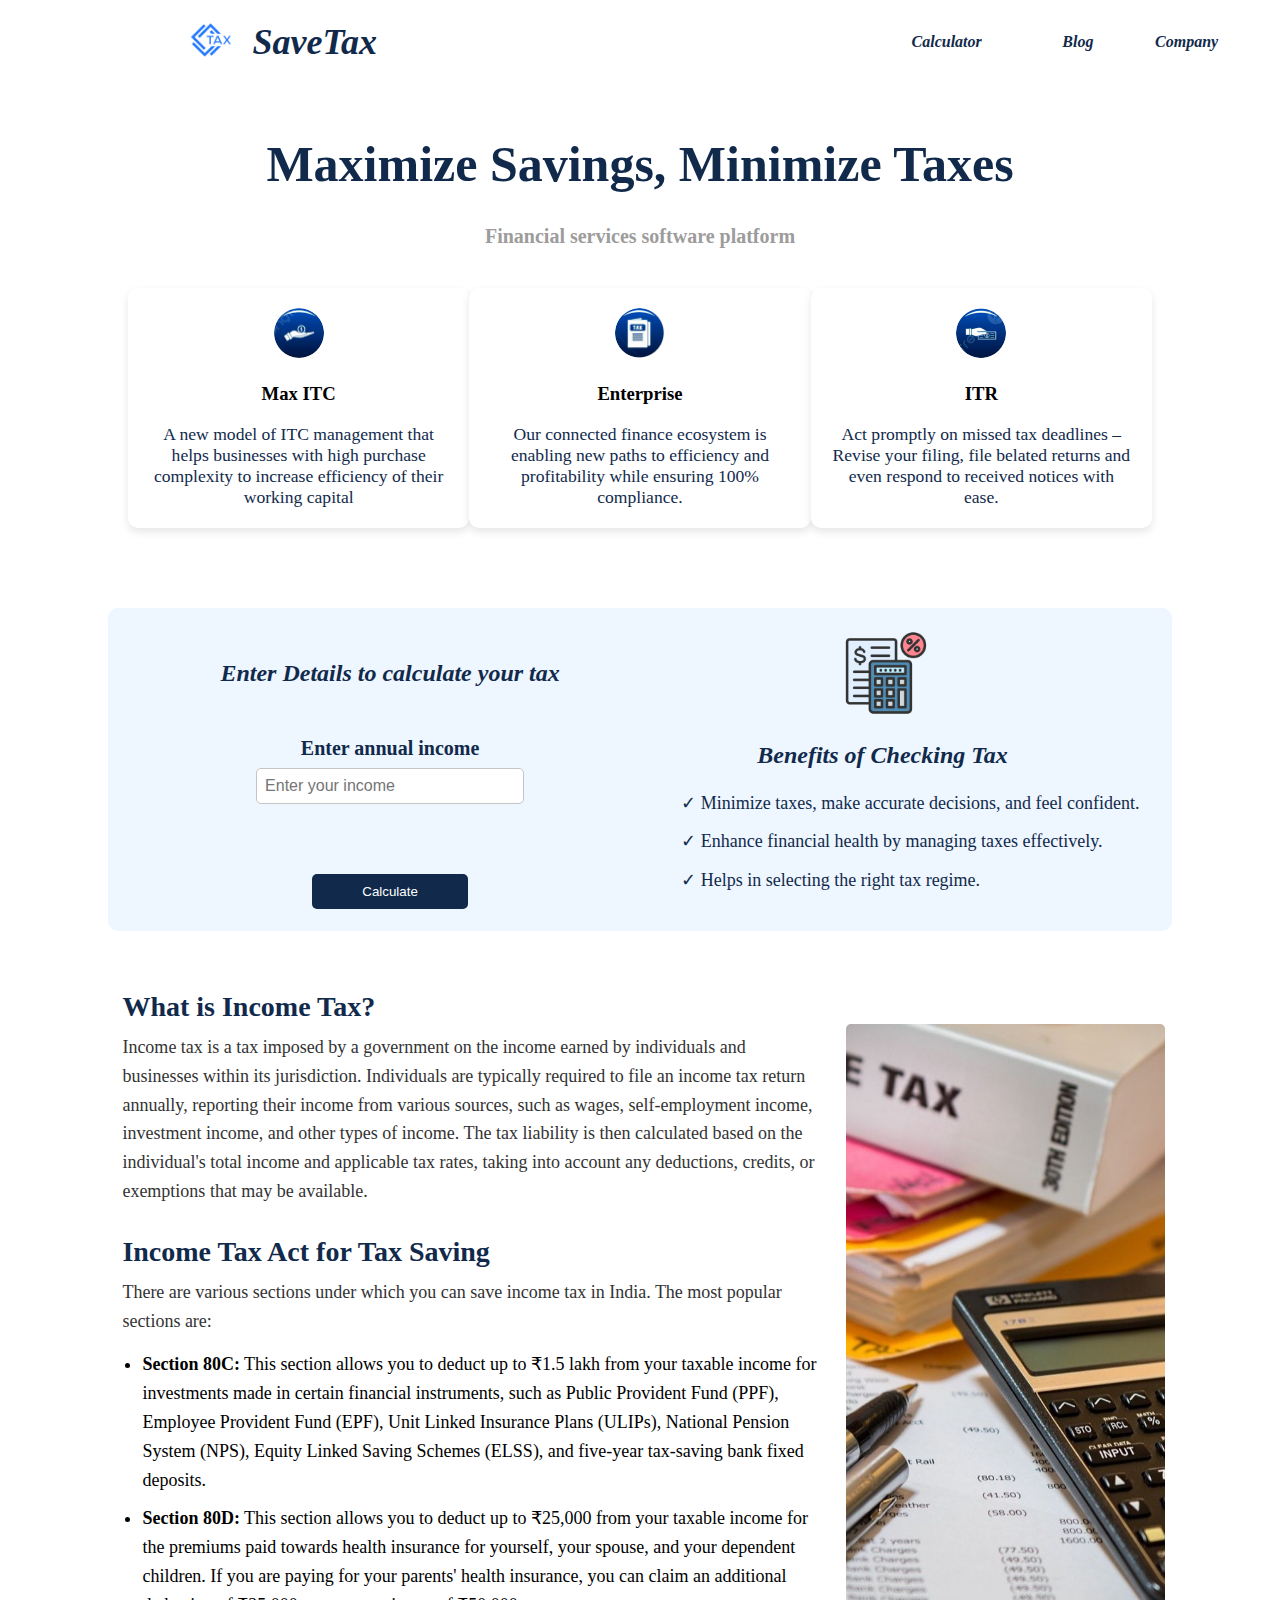
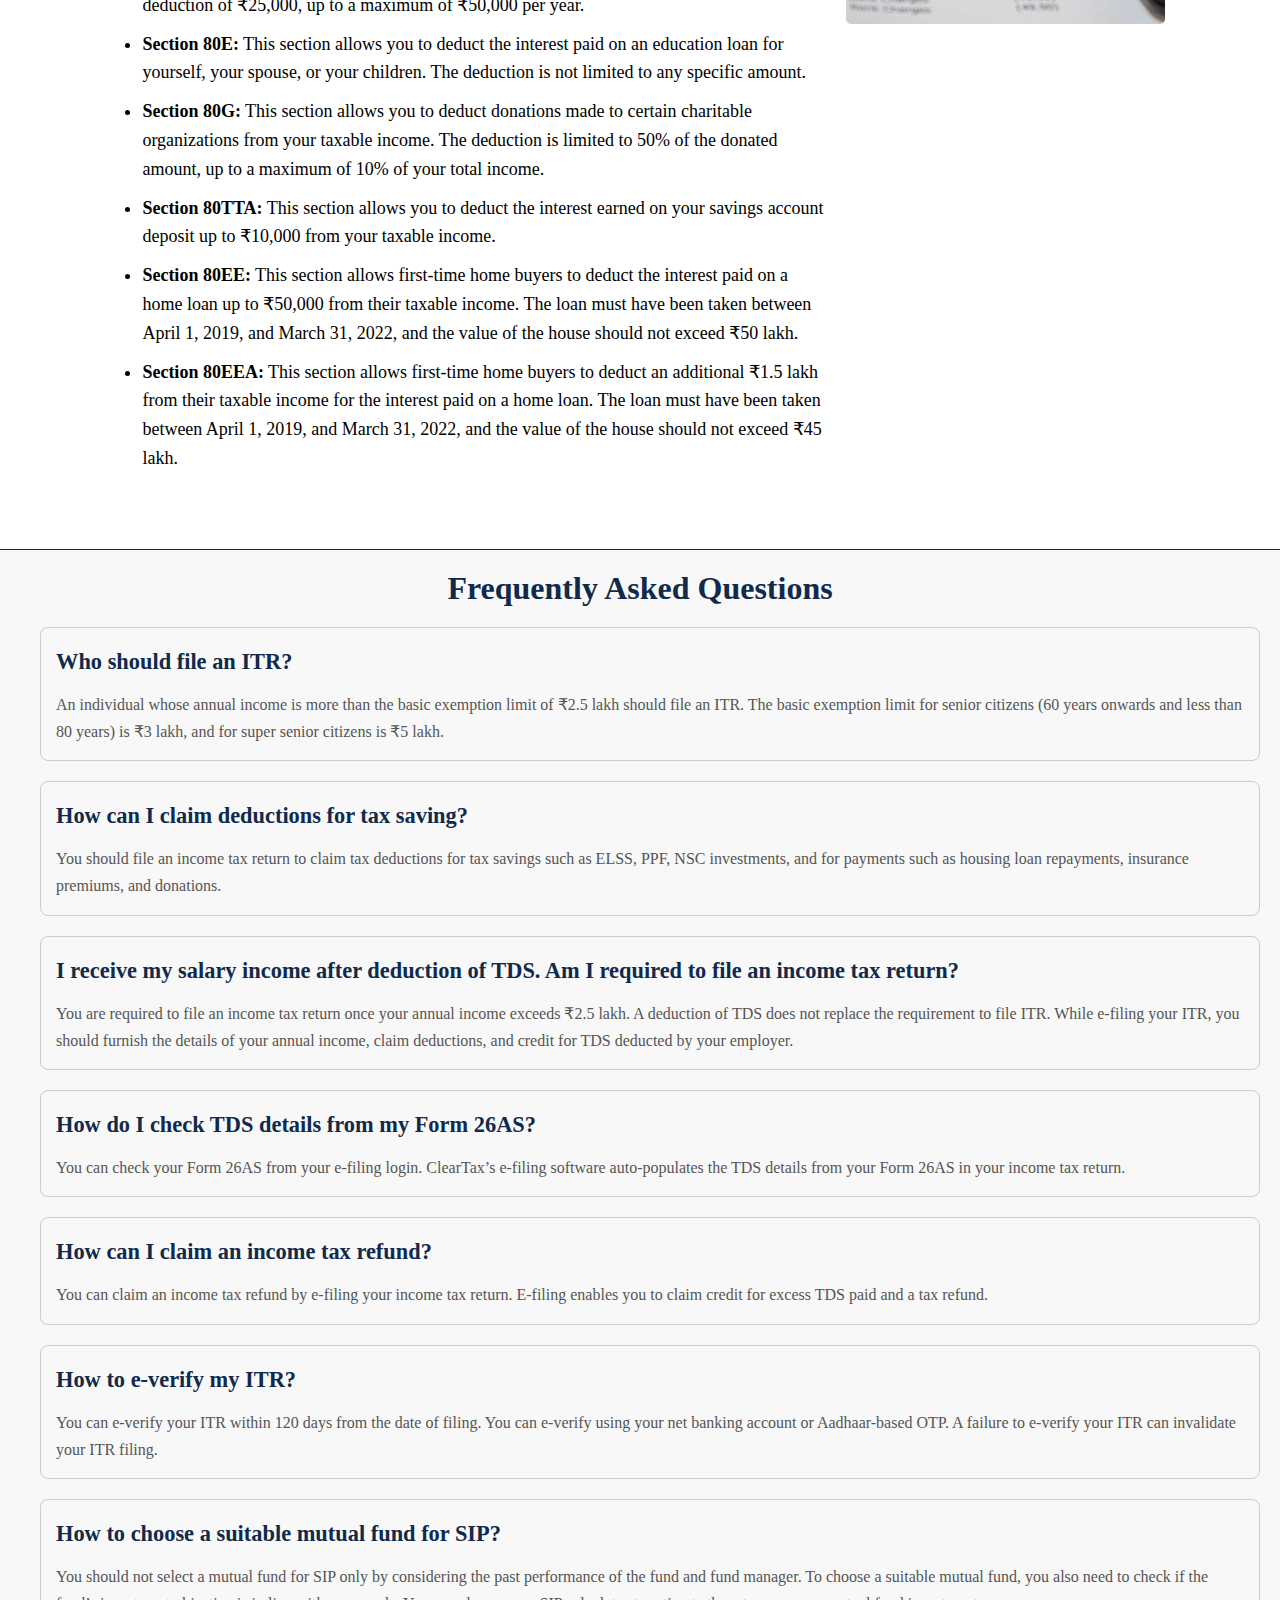
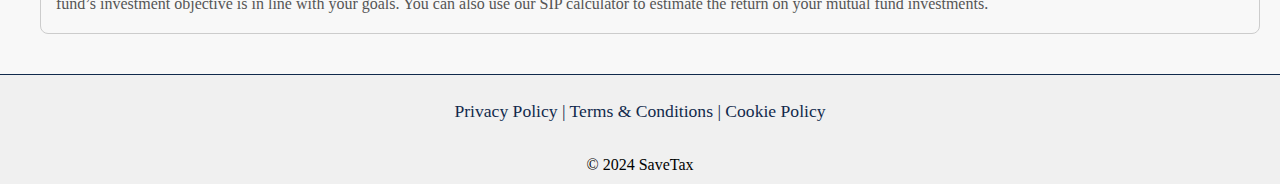
<file: index.html>
<!DOCTYPE html>
<html lang="en">
<head>
    <meta charset="UTF-8">
    <meta name="viewport" content="width=device-width, initial-scale=1.0">
    <title>Save Tax</title>
    <link rel="icon" type="image/x-icon" href="1.ico">
    <link rel="stylesheet" href="style.css">
    
</head>
<body>
    <div id="head">
        <div id="navbar">
            <img id="logo"  src="1.jpg" alt="Save Tax logo">
        </div>
    
        <div id="Title">
            <h1> <a href="index.html">SaveTax</a></h1>
        </div>
        <div id="Calculator">
            <h4> <a href="calculator.html">Calculator</a></div>
            </h4>
        <div id="Blog">
            <h4> <a href="blog.html" >Blog</a></h4>
        </div>
        <div id="Company">
            <div id="Company" class="dropdown">
                <h4><a href="#">Company</a></h4>
                <div class="dropdown-content">
                    <a href="about.html" target="_blank">About Us</a>
                    <a href="team.html" target="_blank">Support</a>
                    <a href="careers.html" target="_blank">Trust & Safety</a>
                </div>
            </div>
        </div>
        </div>
    </div>
         <div id="Titletext">
            <h1> Maximize Savings, Minimize Taxes</h1>
        </div>
    </div>
    <div id="Titletext2">
        <h4> Financial services software platform</h4>
   </div>
   <div id="boxes-container">
    <div class="box">
        <img src="b1.png" alt="Box 1 Image" class="box-image">
        <h3>Max ITC</h3>
        <p>A new model of ITC management that helps businesses with high purchase complexity to increase efficiency of their working capital</p>
    </div>
    <div class="box">
        <img src="b2.png" alt="Box 2 Image" class="box-image">
        <h3>Enterprise</h3>
        <p>Our connected finance ecosystem is enabling new paths to efficiency and profitability while ensuring 100% compliance. </p>
    </div>
    <div class="box">
        <img src="b3.png" alt="Box 3 Image" class="box-image">
        <h3>ITR</h3>
        <p>Act promptly on missed tax deadlines – Revise your filing, file belated returns and even respond to received notices with ease.</p>
    </div>
</div>

<div id="boxes-container">
    <!-- Your boxes content here -->
</div>

<div id="tax-calculator-box">
    <div class="calculator-content">
        <!-- Form Section -->
        <div class="input-section">
            <div class="input-box">
                <h3>Enter Details to calculate your tax</h3>
                <label for="income">Enter annual income</label>
                <input type="text" id="income" placeholder="Enter your income">
                

                <div id="tax-message"></div>
                <button type="button" onclick="calculateTaxCategory()">Calculate</button>
                
                <script src="calculator.js"></script>
            </div>
        </div>
        
        <!-- Benefits Section -->
        <div class="benefits-section">
            <img src="5023652.png" alt="Benefits Image" class="benefits-image"> <!-- Image added -->
            <h3>Benefits of Checking Tax</h3>
            <ul>
                <li>&#10003; Minimize taxes, make accurate decisions, and feel confident.</li>
                <li>&#10003; Enhance financial health by managing taxes effectively.</li>
                <li>&#10003; Helps in selecting the right tax regime.</li>
            </ul>
        </div>
    </div>
</div>

<!-- Income Tax Section -->
<div id="income-tax-container">
    <div id="income-tax">
        <h1>What is Income Tax?</h1>
        <p>
            Income tax is a tax imposed by a government on the income earned by individuals and businesses within its jurisdiction.
            Individuals are typically required to file an income tax return annually, reporting their income from various sources, such as wages, self-employment income, investment income, and other types of income. The tax liability is then calculated based on the individual's total income and applicable tax rates, taking into account any deductions, credits, or exemptions that may be available.
        </p>
        
        <h2>Income Tax Act for Tax Saving</h2>
        <p>There are various sections under which you can save income tax in India. The most popular sections are:</p>
        
        <ul>
            <li><strong>Section 80C:</strong> This section allows you to deduct up to ₹1.5 lakh from your taxable income for investments made in certain financial instruments, such as Public Provident Fund (PPF), Employee Provident Fund (EPF), Unit Linked Insurance Plans (ULIPs), National Pension System (NPS), Equity Linked Saving Schemes (ELSS), and five-year tax-saving bank fixed deposits.</li>
            <li><strong>Section 80D:</strong> This section allows you to deduct up to ₹25,000 from your taxable income for the premiums paid towards health insurance for yourself, your spouse, and your dependent children. If you are paying for your parents' health insurance, you can claim an additional deduction of ₹25,000, up to a maximum of ₹50,000 per year.</li>
            <li><strong>Section 80E:</strong> This section allows you to deduct the interest paid on an education loan for yourself, your spouse, or your children. The deduction is not limited to any specific amount.</li>
            <li><strong>Section 80G:</strong> This section allows you to deduct donations made to certain charitable organizations from your taxable income. The deduction is limited to 50% of the donated amount, up to a maximum of 10% of your total income.</li>
            <li><strong>Section 80TTA:</strong> This section allows you to deduct the interest earned on your savings account deposit up to ₹10,000 from your taxable income.</li>
            <li><strong>Section 80EE:</strong> This section allows first-time home buyers to deduct the interest paid on a home loan up to ₹50,000 from their taxable income. The loan must have been taken between April 1, 2019, and March 31, 2022, and the value of the house should not exceed ₹50 lakh.</li>
            <li><strong>Section 80EEA:</strong> This section allows first-time home buyers to deduct an additional ₹1.5 lakh from their taxable income for the interest paid on a home loan. The loan must have been taken between April 1, 2019, and March 31, 2022, and the value of the house should not exceed ₹45 lakh.</li>
        </ul>
    </div>
    <img src="Income.jpg" alt="Income Tax Image" id="income-tax-image">
</div>

<!-- New Footer Section for FAQs -->
<!-- New Footer Section for FAQs -->
<div id="faq-footer">
    <h3>Frequently Asked Questions</h3>
    <ul>
        <li class="faq-item">
            <div class="faq-question">Who should file an ITR?</div>
            <div class="faq-answer">An individual whose annual income is more than the basic exemption limit of ₹2.5 lakh should file an ITR. The basic exemption limit for senior citizens (60 years onwards and less than 80 years) is ₹3 lakh, and for super senior citizens is ₹5 lakh.</div>
        </li>
        <li class="faq-item">
            <div class="faq-question">How can I claim deductions for tax saving?</div>
            <div class="faq-answer">You should file an income tax return to claim tax deductions for tax savings such as ELSS, PPF, NSC investments, and for payments such as housing loan repayments, insurance premiums, and donations.</div>
        </li>
        <li class="faq-item">
            <div class="faq-question">I receive my salary income after deduction of TDS. Am I required to file an income tax return?</div>
            <div class="faq-answer">You are required to file an income tax return once your annual income exceeds ₹2.5 lakh. A deduction of TDS does not replace the requirement to file ITR. While e-filing your ITR, you should furnish the details of your annual income, claim deductions, and credit for TDS deducted by your employer.</div>
        </li>
        <li class="faq-item">
            <div class="faq-question">How do I check TDS details from my Form 26AS?</div>
            <div class="faq-answer">You can check your Form 26AS from your e-filing login. ClearTax’s e-filing software auto-populates the TDS details from your Form 26AS in your income tax return.</div>
        </li>
        <li class="faq-item">
            <div class="faq-question">How can I claim an income tax refund?</div>
            <div class="faq-answer">You can claim an income tax refund by e-filing your income tax return. E-filing enables you to claim credit for excess TDS paid and a tax refund.</div>
        </li>
        <li class="faq-item">
            <div class="faq-question">How to e-verify my ITR?</div>
            <div class="faq-answer">You can e-verify your ITR within 120 days from the date of filing. You can e-verify using your net banking account or Aadhaar-based OTP. A failure to e-verify your ITR can invalidate your ITR filing.</div>
        </li>
        <li class="faq-item">
            <div class="faq-question">How to choose a suitable mutual fund for SIP?</div>
            <div class="faq-answer">You should not select a mutual fund for SIP only by considering the past performance of the fund and fund manager. To choose a suitable mutual fund, you also need to check if the fund’s investment objective is in line with your goals. You can also use our SIP calculator to estimate the return on your mutual fund investments.</div>
        </li>
    </ul>
</div>




<div id="footer">
    <ul id="footerlink">
        <li id="P">
            <p>Privacy Policy | Terms & Conditions | Cookie Policy</p>
        </li>
    </ul>
    <span id="copyright">© 2024 SaveTax</span>
</div>



</body>
</html>
</file>
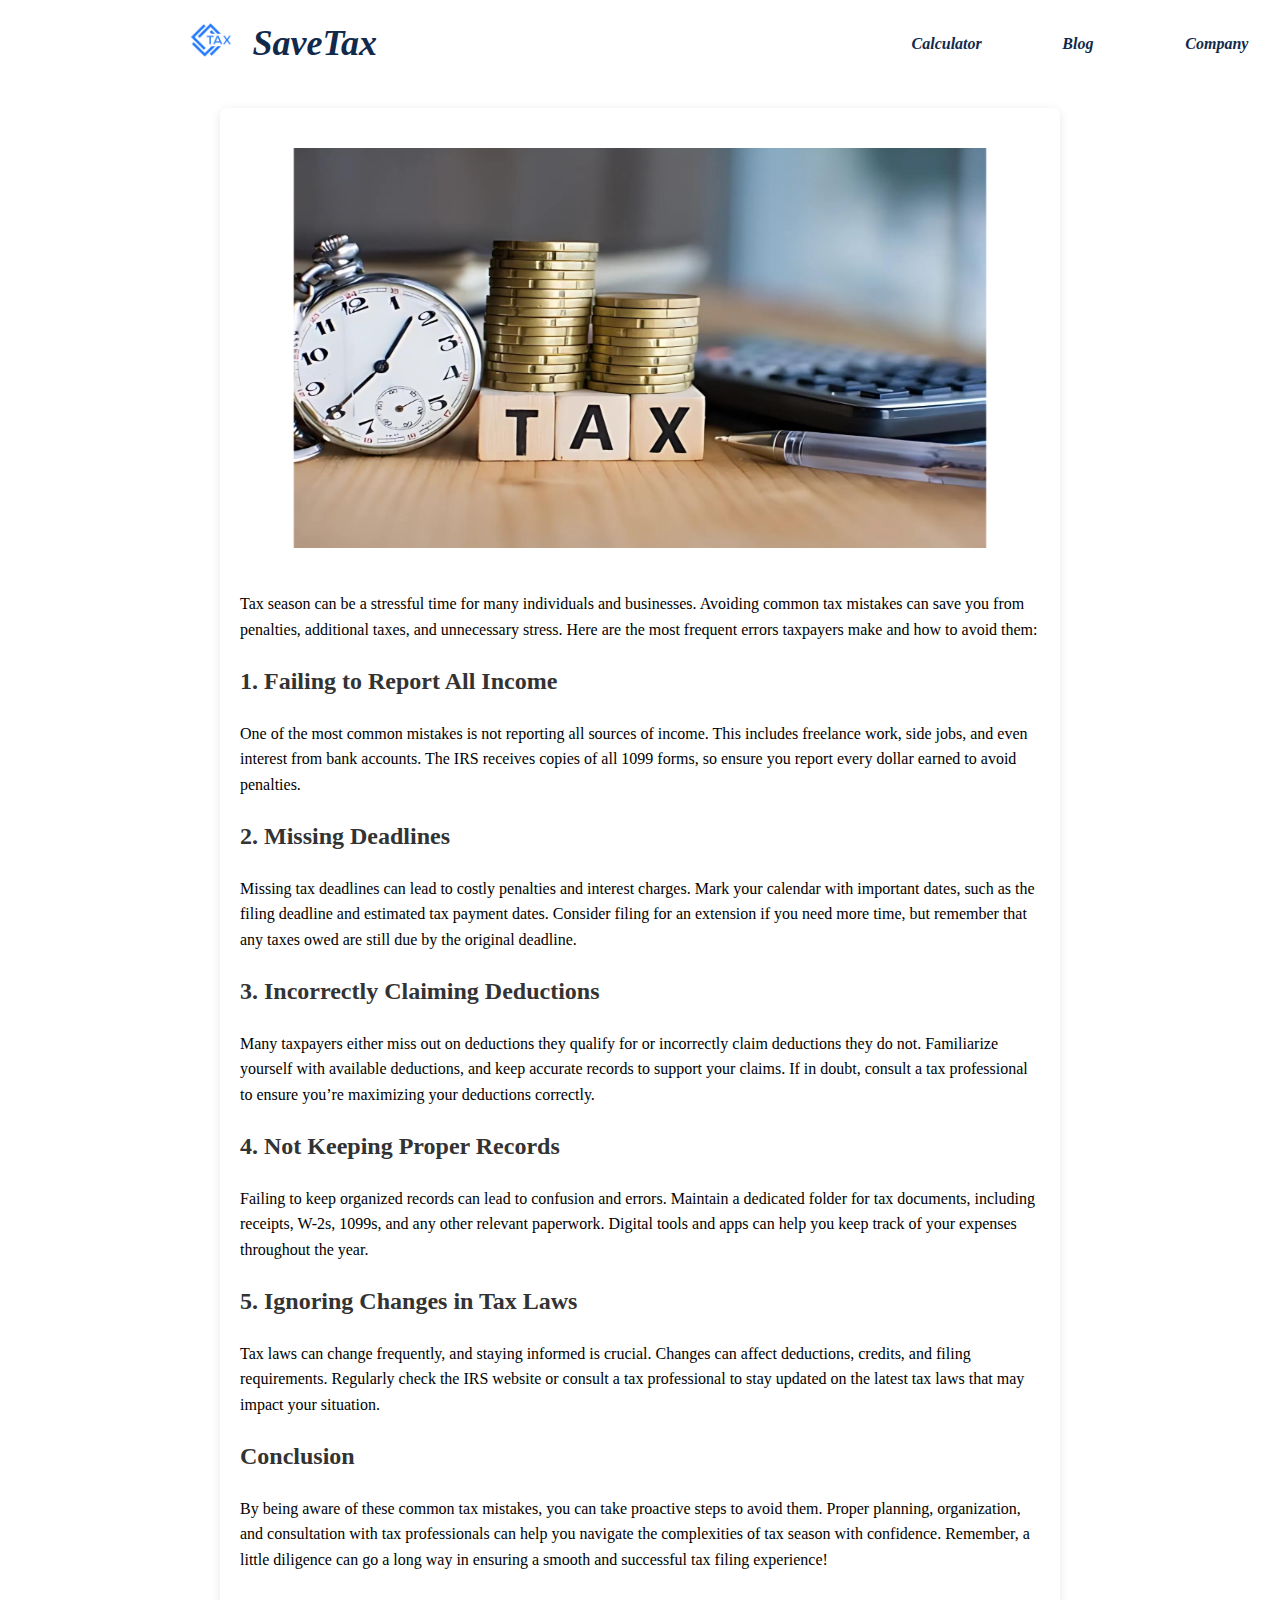
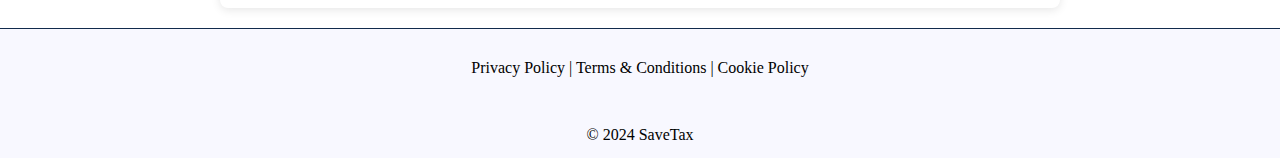
<file: blog3.html>
<!DOCTYPE html>
<html lang="en">
<head>
    <meta charset="UTF-8">
    <meta name="viewport" content="width=device-width, initial-scale=1.0">
    <title>Save Tax</title>
    <link rel="icon" type="image/x-icon" href="1.ico">
    <link rel="stylesheet" href="blog3.css">
    <style>
        body {
            line-height: 1.6;
            margin: 0;
           
        }

        .blog-content {
            width: 80%;
            max-width: 800px;
            margin: 20px auto;
            background-color: #fff;
            padding: 20px;
            border-radius: 8px;
            box-shadow: 0 2px 10px rgba(0, 0, 0, 0.1);
        }

        .blog-content h2 {
            color: #333;
        }

        .blog-content img {
            width: 100%;
            height: auto;
            margin: 20px 0;
            border-radius: 8px;
        }

        .footer {
            text-align: center;
            padding: 10px;
            background-color: #333;
            color: #fff;
            position: relative;
            bottom: 0;
            width: 100%;
        }
    </style>
</head>
<body>
    <div id="head">
        <div id="navbar">
            <img id="logo" src="1.jpg" alt="Save Tax logo">
        </div>
        <div id="Title">
            <h1><a href="index.html">SaveTax</a></h1>
        </div>
        <div id="Calculator">
            <h4><a href="calculator.html">Calculator</a></h4>
        </div>
        <div id="Blog">
            <h4><a href="blog.html">Blog</a></h4>
        </div>
        <div id="Company" class="dropdown">
            <h4><a href="#">Company</a></h4>
            <div class="dropdown-content">
                <a href="about.html" target="_blank">About Us</a>
                <a href="team.html" target="_blank">Support</a>
                <a href="careers.html" target="_blank">Trust & Safety</a>
            </div>
        </div>
    </div>

    
    <div class="blog-content">
        <img src="blog3.png" alt="Understanding Tax Deductions" style="width:100%; height:400px; margin-bottom: 20px;">

        <p>Tax season can be a stressful time for many individuals and businesses. Avoiding common tax mistakes can save you from penalties, additional taxes, and unnecessary stress. Here are the most frequent errors taxpayers make and how to avoid them:</p>

        <h2>1. Failing to Report All Income</h2>
        <p>One of the most common mistakes is not reporting all sources of income. This includes freelance work, side jobs, and even interest from bank accounts. The IRS receives copies of all 1099 forms, so ensure you report every dollar earned to avoid penalties.</p>

        <h2>2. Missing Deadlines</h2>
        <p>Missing tax deadlines can lead to costly penalties and interest charges. Mark your calendar with important dates, such as the filing deadline and estimated tax payment dates. Consider filing for an extension if you need more time, but remember that any taxes owed are still due by the original deadline.</p>

        <h2>3. Incorrectly Claiming Deductions</h2>
        <p>Many taxpayers either miss out on deductions they qualify for or incorrectly claim deductions they do not. Familiarize yourself with available deductions, and keep accurate records to support your claims. If in doubt, consult a tax professional to ensure you’re maximizing your deductions correctly.</p>

        <h2>4. Not Keeping Proper Records</h2>
        <p>Failing to keep organized records can lead to confusion and errors. Maintain a dedicated folder for tax documents, including receipts, W-2s, 1099s, and any other relevant paperwork. Digital tools and apps can help you keep track of your expenses throughout the year.</p>

        <h2>5. Ignoring Changes in Tax Laws</h2>
        <p>Tax laws can change frequently, and staying informed is crucial. Changes can affect deductions, credits, and filing requirements. Regularly check the IRS website or consult a tax professional to stay updated on the latest tax laws that may impact your situation.</p>

        <h2>Conclusion</h2>
        <p>By being aware of these common tax mistakes, you can take proactive steps to avoid them. Proper planning, organization, and consultation with tax professionals can help you navigate the complexities of tax season with confidence. Remember, a little diligence can go a long way in ensuring a smooth and successful tax filing experience!</p>
    </div>


    <div id="footer">
        <ul id="footerlink">
            <li id="P">
                <p>Privacy Policy | Terms & Conditions | Cookie Policy</p>
            </li>
        </ul>
        <span id="copyright">© 2024 SaveTax</span>
    </div>
</body>
</html>
</file>
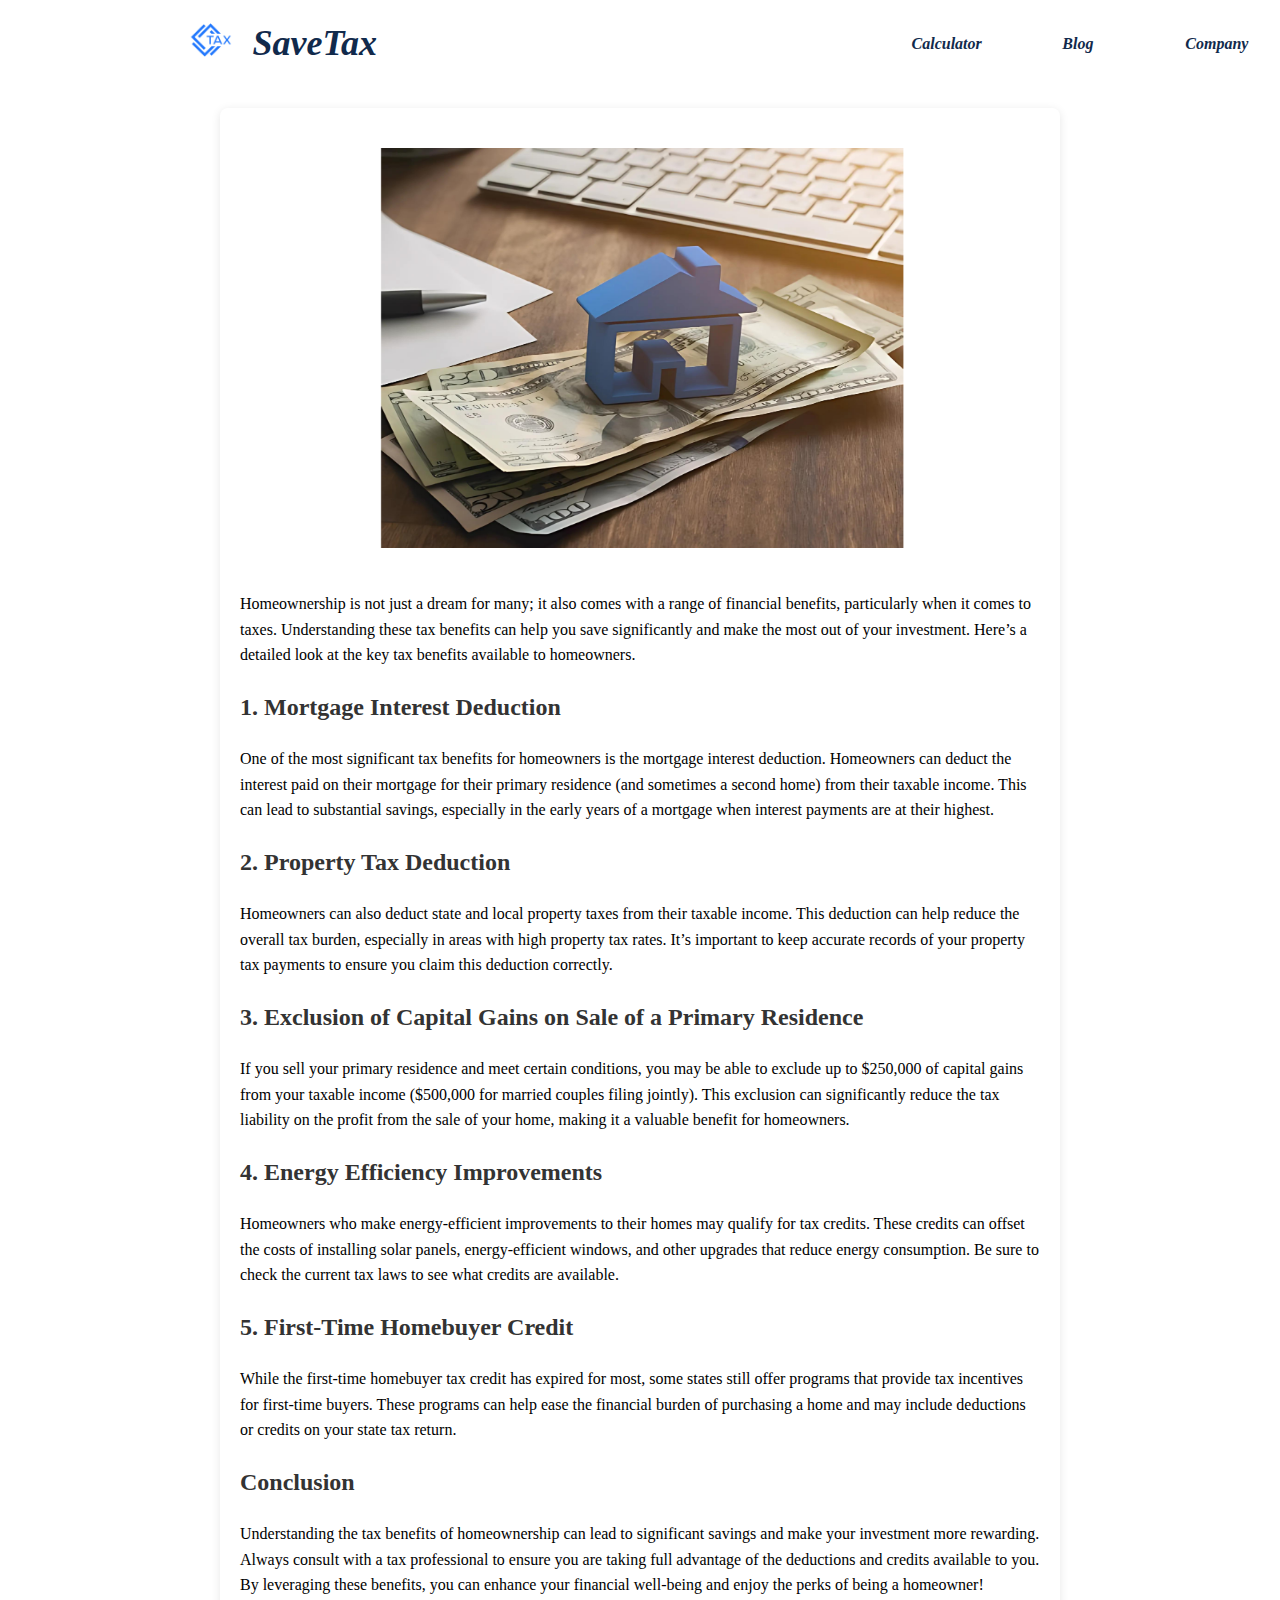
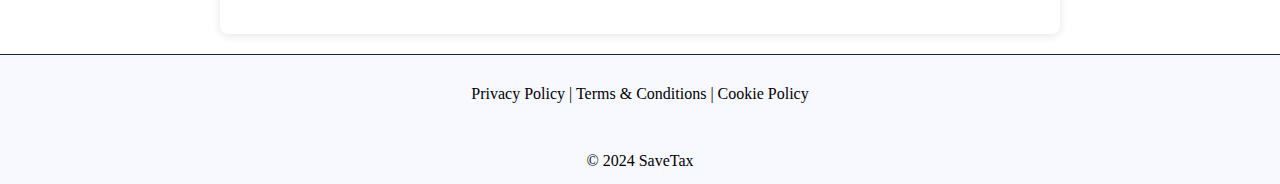
<file: blog4.html>
<!DOCTYPE html>
<html lang="en">
<head>
    <meta charset="UTF-8">
    <meta name="viewport" content="width=device-width, initial-scale=1.0">
    <title>Save Tax</title>
    <link rel="icon" type="image/x-icon" href="1.ico">
    <link rel="stylesheet" href="blog4.css">
    <style>
        body {
            line-height: 1.6;
            margin: 0;
           
        }

        .blog-content {
            width: 80%;
            max-width: 800px;
            margin: 20px auto;
            background-color: #fff;
            padding: 20px;
            border-radius: 8px;
            box-shadow: 0 2px 10px rgba(0, 0, 0, 0.1);
        }

        .blog-content h2 {
            color: #333;
        }

        .blog-content img {
            width: 100%;
            height: auto;
            margin: 20px 0;
            border-radius: 8px;
        }

        .footer {
            text-align: center;
            padding: 10px;
            background-color: #333;
            color: #fff;
            position: relative;
            bottom: 0;
            width: 100%;
        }
    </style>
</head>
<body>
    <div id="head">
        <div id="navbar">
            <img id="logo" src="1.jpg" alt="Save Tax logo">
        </div>
        <div id="Title">
            <h1><a href="index.html">SaveTax</a></h1>
        </div>
        <div id="Calculator">
            <h4><a href="calculator.html">Calculator</a></h4>
        </div>
        <div id="Blog">
            <h4><a href="blog.html">Blog</a></h4>
        </div>
        <div id="Company" class="dropdown">
            <h4><a href="#">Company</a></h4>
            <div class="dropdown-content">
                <a href="about.html" target="_blank">About Us</a>
                <a href="team.html" target="_blank">Support</a>
                <a href="careers.html" target="_blank">Trust & Safety</a>
            </div>
        </div>
    </div>

    
    <div class="blog-content">
        <img src="home.png" alt="Tax Benefits for Homeowners" style="width:100%; height:400px; margin-bottom: 20px;">

        <p>Homeownership is not just a dream for many; it also comes with a range of financial benefits, particularly when it comes to taxes. Understanding these tax benefits can help you save significantly and make the most out of your investment. Here’s a detailed look at the key tax benefits available to homeowners.</p>

        <h2>1. Mortgage Interest Deduction</h2>
        <p>One of the most significant tax benefits for homeowners is the mortgage interest deduction. Homeowners can deduct the interest paid on their mortgage for their primary residence (and sometimes a second home) from their taxable income. This can lead to substantial savings, especially in the early years of a mortgage when interest payments are at their highest.</p>

        <h2>2. Property Tax Deduction</h2>
        <p>Homeowners can also deduct state and local property taxes from their taxable income. This deduction can help reduce the overall tax burden, especially in areas with high property tax rates. It’s important to keep accurate records of your property tax payments to ensure you claim this deduction correctly.</p>

        <h2>3. Exclusion of Capital Gains on Sale of a Primary Residence</h2>
        <p>If you sell your primary residence and meet certain conditions, you may be able to exclude up to $250,000 of capital gains from your taxable income ($500,000 for married couples filing jointly). This exclusion can significantly reduce the tax liability on the profit from the sale of your home, making it a valuable benefit for homeowners.</p>

        <h2>4. Energy Efficiency Improvements</h2>
        <p>Homeowners who make energy-efficient improvements to their homes may qualify for tax credits. These credits can offset the costs of installing solar panels, energy-efficient windows, and other upgrades that reduce energy consumption. Be sure to check the current tax laws to see what credits are available.</p>

        <h2>5. First-Time Homebuyer Credit</h2>
        <p>While the first-time homebuyer tax credit has expired for most, some states still offer programs that provide tax incentives for first-time buyers. These programs can help ease the financial burden of purchasing a home and may include deductions or credits on your state tax return.</p>

        <h2>Conclusion</h2>
        <p>Understanding the tax benefits of homeownership can lead to significant savings and make your investment more rewarding. Always consult with a tax professional to ensure you are taking full advantage of the deductions and credits available to you. By leveraging these benefits, you can enhance your financial well-being and enjoy the perks of being a homeowner!</p>
    </div>

    <div id="footer">
        <ul id="footerlink">
            <li id="P">
                <p>Privacy Policy | Terms & Conditions | Cookie Policy</p>
            </li>
        </ul>
        <span id="copyright">© 2024 SaveTax</span>
    </div>
</body>
</html>
</file>
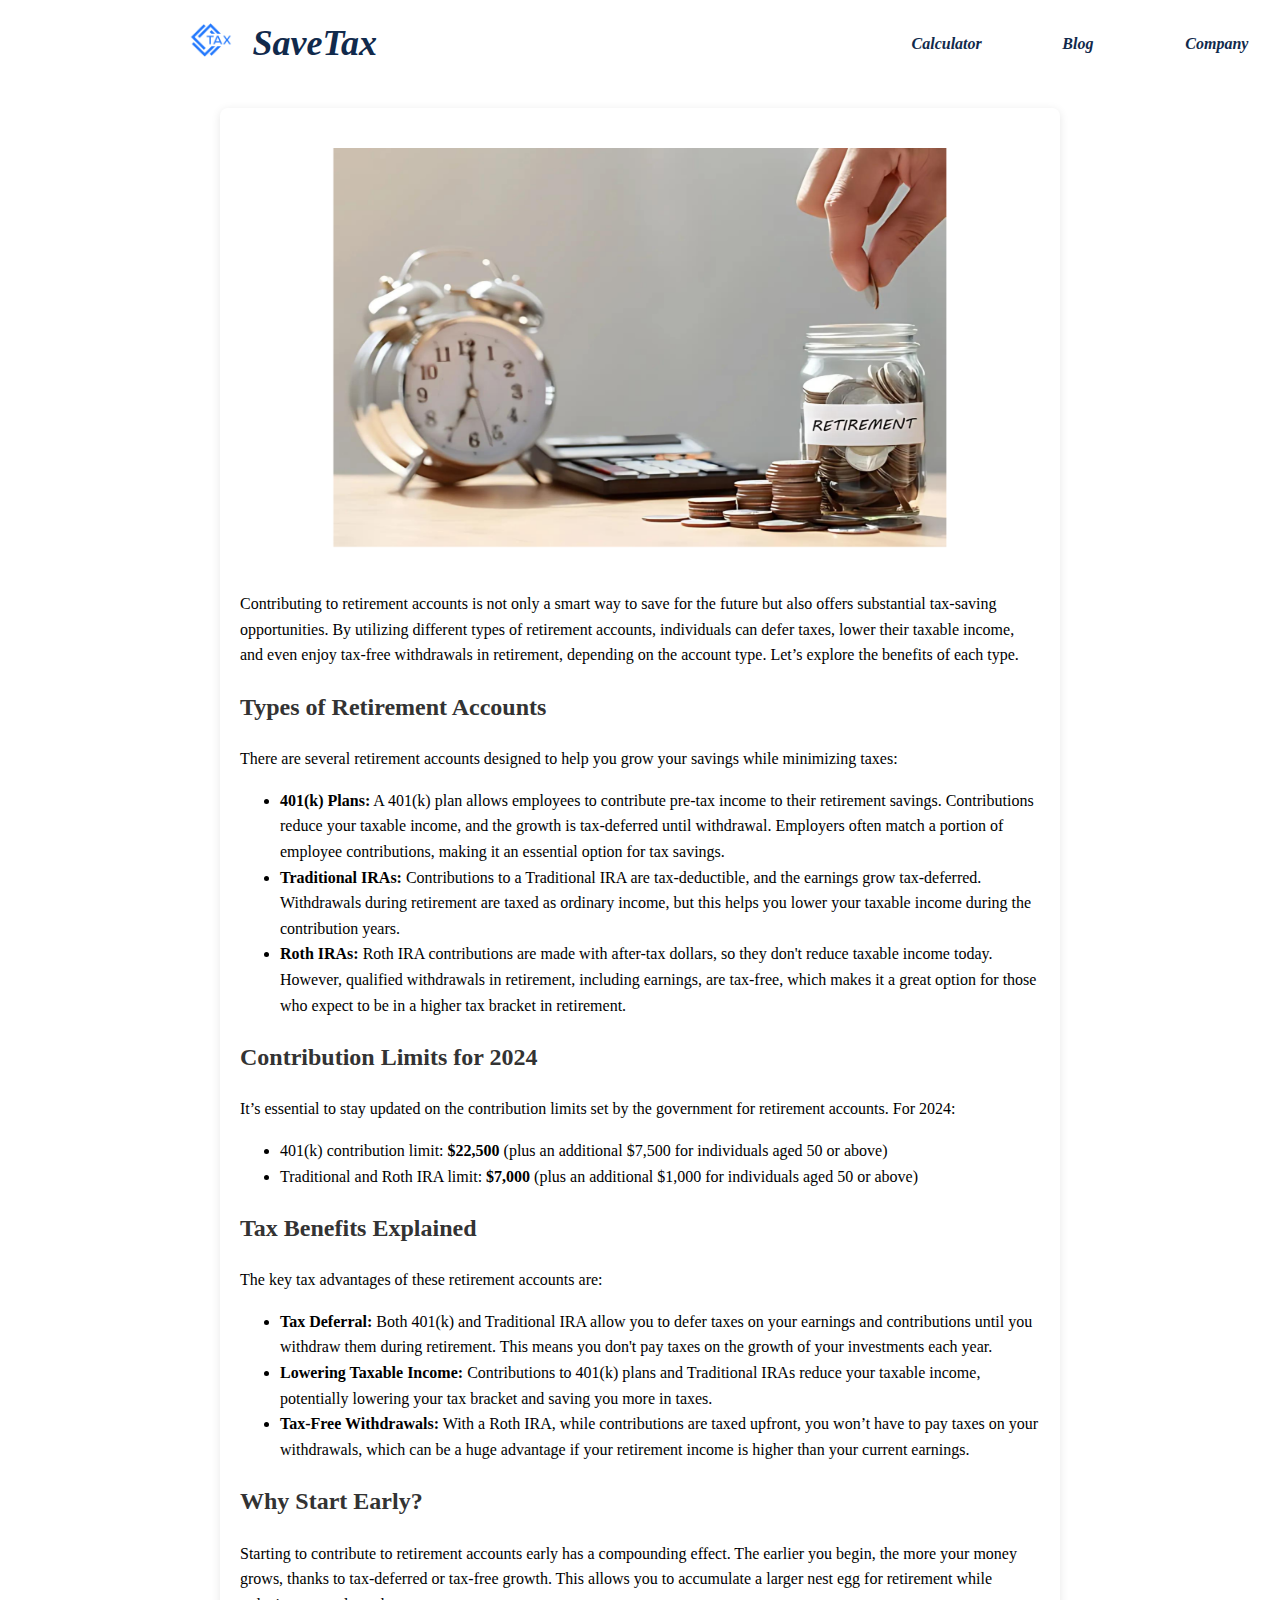
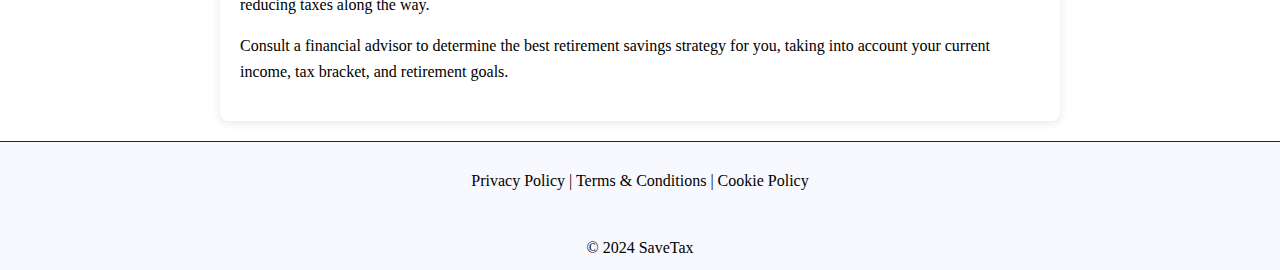
<file: blog6.html>
<!DOCTYPE html>
<html lang="en">
<head>
    <meta charset="UTF-8">
    <meta name="viewport" content="width=device-width, initial-scale=1.0">
    <title>Save Tax</title>
    <link rel="icon" type="image/x-icon" href="1.ico">
    <link rel="stylesheet" href="blog6.css">
    <style>
        body {
            line-height: 1.6;
            margin: 0;
           
        }

        .blog-content {
            width: 80%;
            max-width: 800px;
            margin: 20px auto;
            background-color: #fff;
            padding: 20px;
            border-radius: 8px;
            box-shadow: 0 2px 10px rgba(0, 0, 0, 0.1);
        }

        .blog-content h2 {
            color: #333;
        }

        .blog-content img {
            width: 100%;
            height: auto;
            margin: 20px 0;
            border-radius: 8px;
        }

        .footer {
            text-align: center;
            padding: 10px;
            background-color: #333;
            color: #fff;
            position: relative;
            bottom: 0;
            width: 100%;
        }
    </style>
</head>
<body>
    <div id="head">
        <div id="navbar">
            <img id="logo" src="1.jpg" alt="Save Tax logo">
        </div>
        <div id="Title">
            <h1><a href="index.html">SaveTax</a></h1>
        </div>
        <div id="Calculator">
            <h4><a href="calculator.html">Calculator</a></h4>
        </div>
        <div id="Blog">
            <h4><a href="blog.html">Blog</a></h4>
        </div>
        <div id="Company" class="dropdown">
            <h4><a href="#">Company</a></h4>
            <div class="dropdown-content">
                <a href="about.html" target="_blank">About Us</a>
                <a href="team.html" target="_blank">Support</a>
                <a href="careers.html" target="_blank">Trust & Safety</a>
            </div>
        </div>
    </div>

    
    <div class="blog-content">
        <img src="retirement.png" alt="Understanding Capital Gains Tax" style="width:100%; height:400px; margin-bottom: 20px;">
        <p>Contributing to retirement accounts is not only a smart way to save for the future but also offers substantial tax-saving opportunities. By utilizing different types of retirement accounts, individuals can defer taxes, lower their taxable income, and even enjoy tax-free withdrawals in retirement, depending on the account type. Let’s explore the benefits of each type.</p>
        
        <h2>Types of Retirement Accounts</h2>
        <p>There are several retirement accounts designed to help you grow your savings while minimizing taxes:</p>
        <ul>
            <li><strong>401(k) Plans:</strong> A 401(k) plan allows employees to contribute pre-tax income to their retirement savings. Contributions reduce your taxable income, and the growth is tax-deferred until withdrawal. Employers often match a portion of employee contributions, making it an essential option for tax savings.</li>
            <li><strong>Traditional IRAs:</strong> Contributions to a Traditional IRA are tax-deductible, and the earnings grow tax-deferred. Withdrawals during retirement are taxed as ordinary income, but this helps you lower your taxable income during the contribution years.</li>
            <li><strong>Roth IRAs:</strong> Roth IRA contributions are made with after-tax dollars, so they don't reduce taxable income today. However, qualified withdrawals in retirement, including earnings, are tax-free, which makes it a great option for those who expect to be in a higher tax bracket in retirement.</li>
        </ul>

        <h2>Contribution Limits for 2024</h2>
        <p>It’s essential to stay updated on the contribution limits set by the government for retirement accounts. For 2024:</p>
        <ul>
            <li>401(k) contribution limit: <strong>$22,500</strong> (plus an additional $7,500 for individuals aged 50 or above)</li>
            <li>Traditional and Roth IRA limit: <strong>$7,000</strong> (plus an additional $1,000 for individuals aged 50 or above)</li>
        </ul>

        <h2>Tax Benefits Explained</h2>
        <p>The key tax advantages of these retirement accounts are:</p>
        <ul>
            <li><strong>Tax Deferral:</strong> Both 401(k) and Traditional IRA allow you to defer taxes on your earnings and contributions until you withdraw them during retirement. This means you don't pay taxes on the growth of your investments each year.</li>
            <li><strong>Lowering Taxable Income:</strong> Contributions to 401(k) plans and Traditional IRAs reduce your taxable income, potentially lowering your tax bracket and saving you more in taxes.</li>
            <li><strong>Tax-Free Withdrawals:</strong> With a Roth IRA, while contributions are taxed upfront, you won’t have to pay taxes on your withdrawals, which can be a huge advantage if your retirement income is higher than your current earnings.</li>
        </ul>

        <h2>Why Start Early?</h2>
        <p>Starting to contribute to retirement accounts early has a compounding effect. The earlier you begin, the more your money grows, thanks to tax-deferred or tax-free growth. This allows you to accumulate a larger nest egg for retirement while reducing taxes along the way.</p>

        <p>Consult a financial advisor to determine the best retirement savings strategy for you, taking into account your current income, tax bracket, and retirement goals.</p>
    </div>



    <div id="footer">
        <ul id="footerlink">
            <li id="P">
                <p>Privacy Policy | Terms & Conditions | Cookie Policy</p>
            </li>
        </ul>
        <span id="copyright">© 2024 SaveTax</span>
    </div>
</body>
</html>
</file>
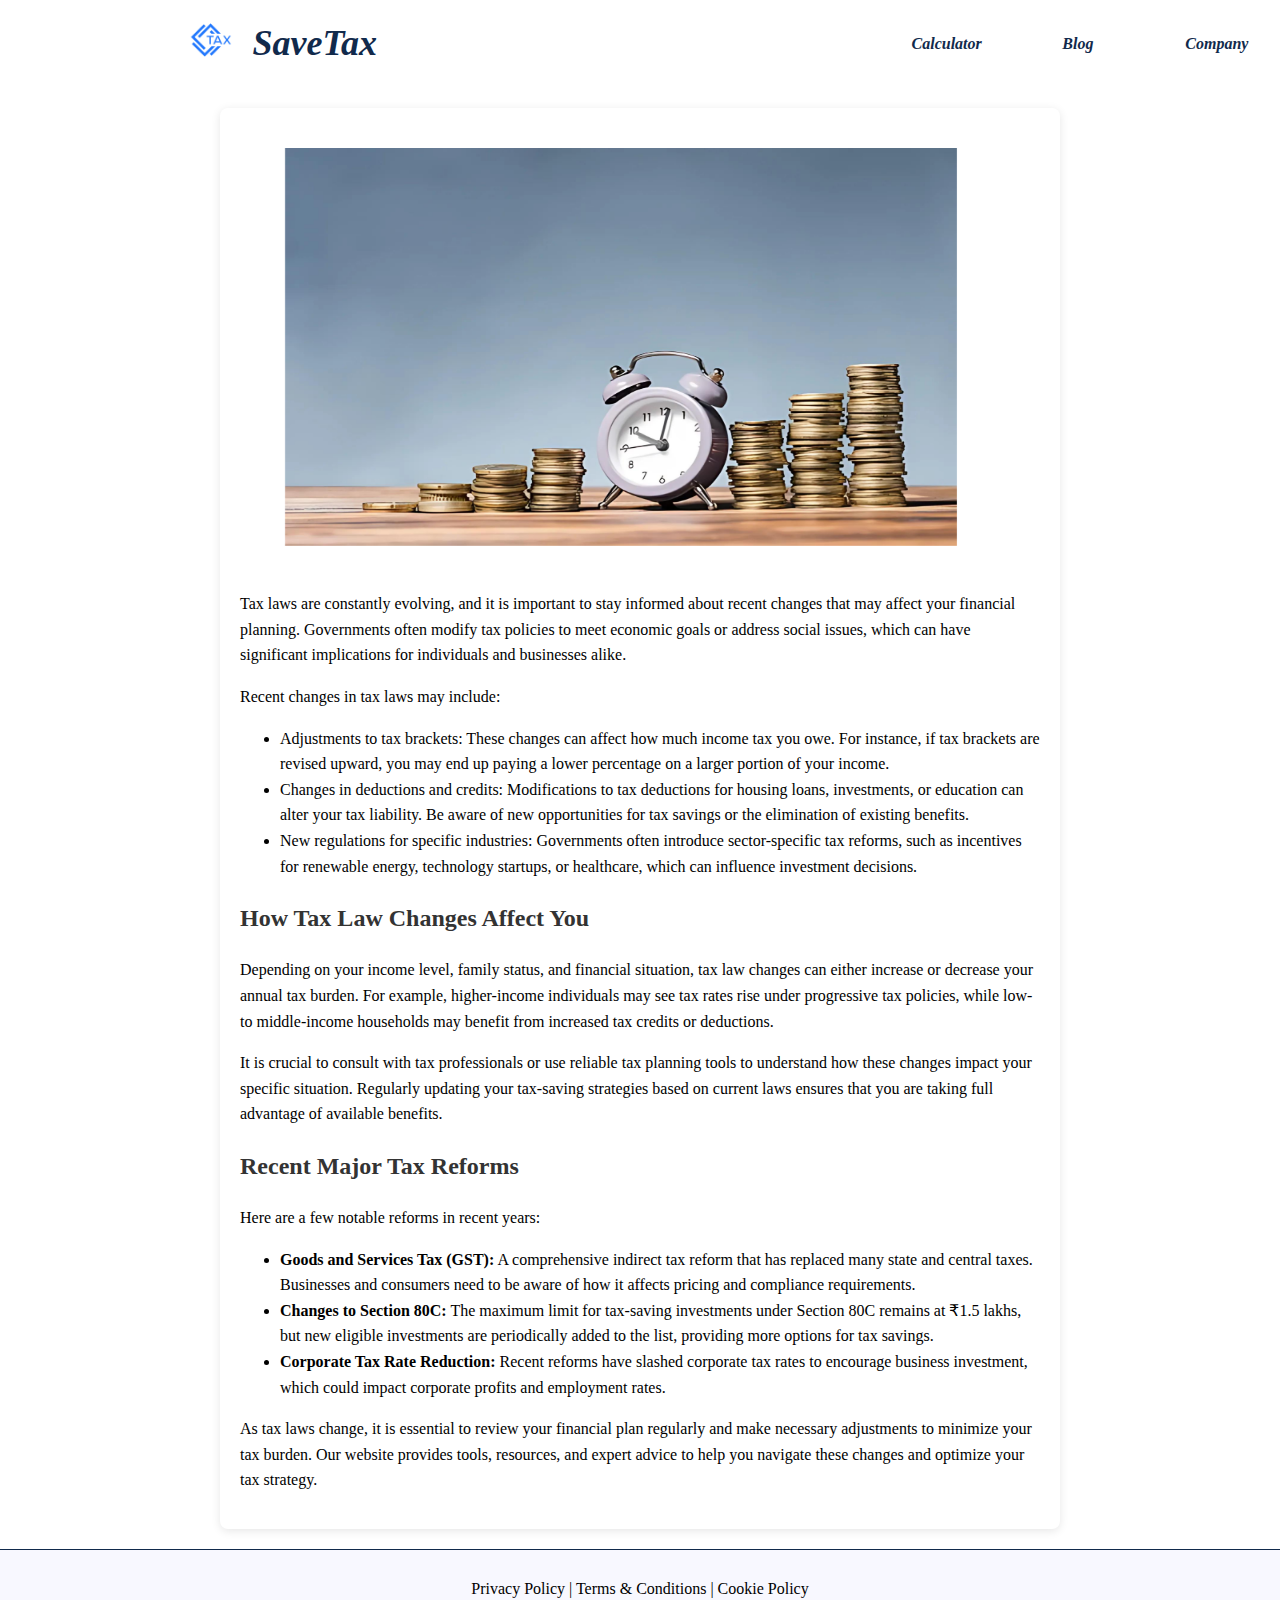
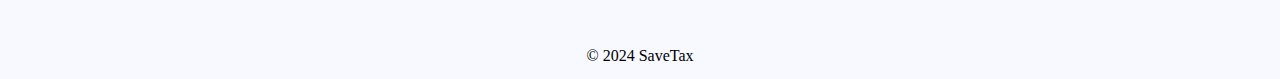
<file: blog9.html>
<!DOCTYPE html>
<html lang="en">
<head>
    <meta charset="UTF-8">
    <meta name="viewport" content="width=device-width, initial-scale=1.0">
    <title>Save Tax</title>
    <link rel="icon" type="image/x-icon" href="1.ico">
    <link rel="stylesheet" href="blog9.css">
    <style>
        body {
            line-height: 1.6;
            margin: 0;
           
        }

        .blog-content {
            width: 80%;
            max-width: 800px;
            margin: 20px auto;
            background-color: #fff;
            padding: 20px;
            border-radius: 8px;
            box-shadow: 0 2px 10px rgba(0, 0, 0, 0.1);
        }

        .blog-content h2 {
            color: #333;
        }

        .blog-content img {
            width: 100%;
            height: auto;
            margin: 20px 0;
            border-radius: 8px;
        }

        .footer {
            text-align: center;
            padding: 10px;
            background-color: #333;
            color: #fff;
            position: relative;
            bottom: 0;
            width: 100%;
        }
    </style>
</head>
<body>
    <div id="head">
        <div id="navbar">
            <img id="logo" src="1.jpg" alt="Save Tax logo">
        </div>
        <div id="Title">
            <h1><a href="index.html">SaveTax</a></h1>
        </div>
        <div id="Calculator">
            <h4><a href="calculator.html">Calculator</a></h4>
        </div>
        <div id="Blog">
            <h4><a href="blog.html">Blog</a></h4>
        </div>
        <div id="Company" class="dropdown">
            <h4><a href="#">Company</a></h4>
            <div class="dropdown-content">
                <a href="about.html" target="_blank">About Us</a>
                <a href="team.html" target="_blank">Support</a>
                <a href="careers.html" target="_blank">Trust & Safety</a>
            </div>
        </div>
    </div>

    
    <div class="blog-content">
        <img src="22.png" alt="Understanding Capital Gains Tax" style="width:100%; height:400px; margin-bottom: 20px;">
        <p>Tax laws are constantly evolving, and it is important to stay informed about recent changes that may affect your financial planning. Governments often modify tax policies to meet economic goals or address social issues, which can have significant implications for individuals and businesses alike.</p>

        <p>Recent changes in tax laws may include:</p>
        <ul>
            <li>Adjustments to tax brackets: These changes can affect how much income tax you owe. For instance, if tax brackets are revised upward, you may end up paying a lower percentage on a larger portion of your income.</li>
            <li>Changes in deductions and credits: Modifications to tax deductions for housing loans, investments, or education can alter your tax liability. Be aware of new opportunities for tax savings or the elimination of existing benefits.</li>
            <li>New regulations for specific industries: Governments often introduce sector-specific tax reforms, such as incentives for renewable energy, technology startups, or healthcare, which can influence investment decisions.</li>
        </ul>

        <h2>How Tax Law Changes Affect You</h2>
        <p>Depending on your income level, family status, and financial situation, tax law changes can either increase or decrease your annual tax burden. For example, higher-income individuals may see tax rates rise under progressive tax policies, while low- to middle-income households may benefit from increased tax credits or deductions.</p>

        <p>It is crucial to consult with tax professionals or use reliable tax planning tools to understand how these changes impact your specific situation. Regularly updating your tax-saving strategies based on current laws ensures that you are taking full advantage of available benefits.</p>

        <h2>Recent Major Tax Reforms</h2>
        <p>Here are a few notable reforms in recent years:</p>
        <ul>
            <li><strong>Goods and Services Tax (GST):</strong> A comprehensive indirect tax reform that has replaced many state and central taxes. Businesses and consumers need to be aware of how it affects pricing and compliance requirements.</li>
            <li><strong>Changes to Section 80C:</strong> The maximum limit for tax-saving investments under Section 80C remains at ₹1.5 lakhs, but new eligible investments are periodically added to the list, providing more options for tax savings.</li>
            <li><strong>Corporate Tax Rate Reduction:</strong> Recent reforms have slashed corporate tax rates to encourage business investment, which could impact corporate profits and employment rates.</li>
        </ul>

        <p>As tax laws change, it is essential to review your financial plan regularly and make necessary adjustments to minimize your tax burden. Our website provides tools, resources, and expert advice to help you navigate these changes and optimize your tax strategy.</p>
    </div>

    <div id="footer">
        <ul id="footerlink">
            <li id="P">
                <p>Privacy Policy | Terms & Conditions | Cookie Policy</p>
            </li>
        </ul>
        <span id="copyright">© 2024 SaveTax</span>
    </div>
</body>
</html>
</file>
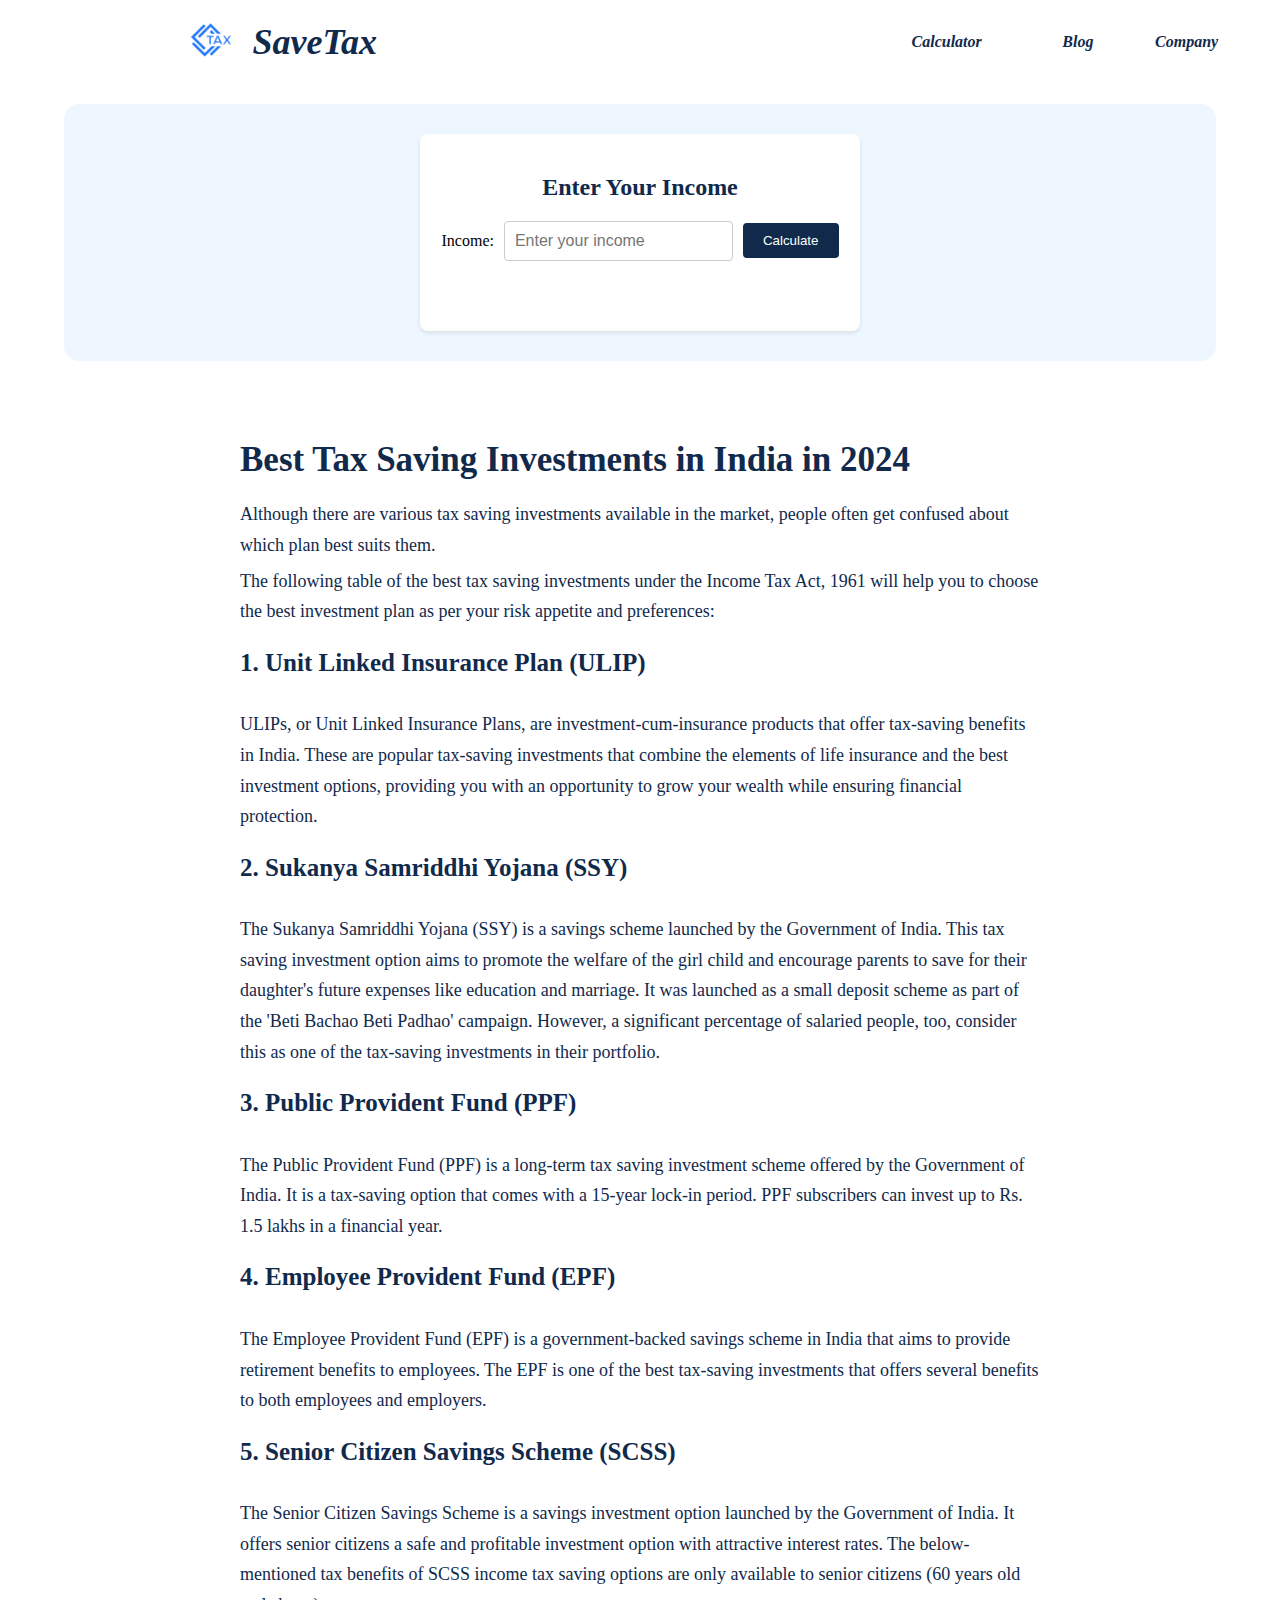
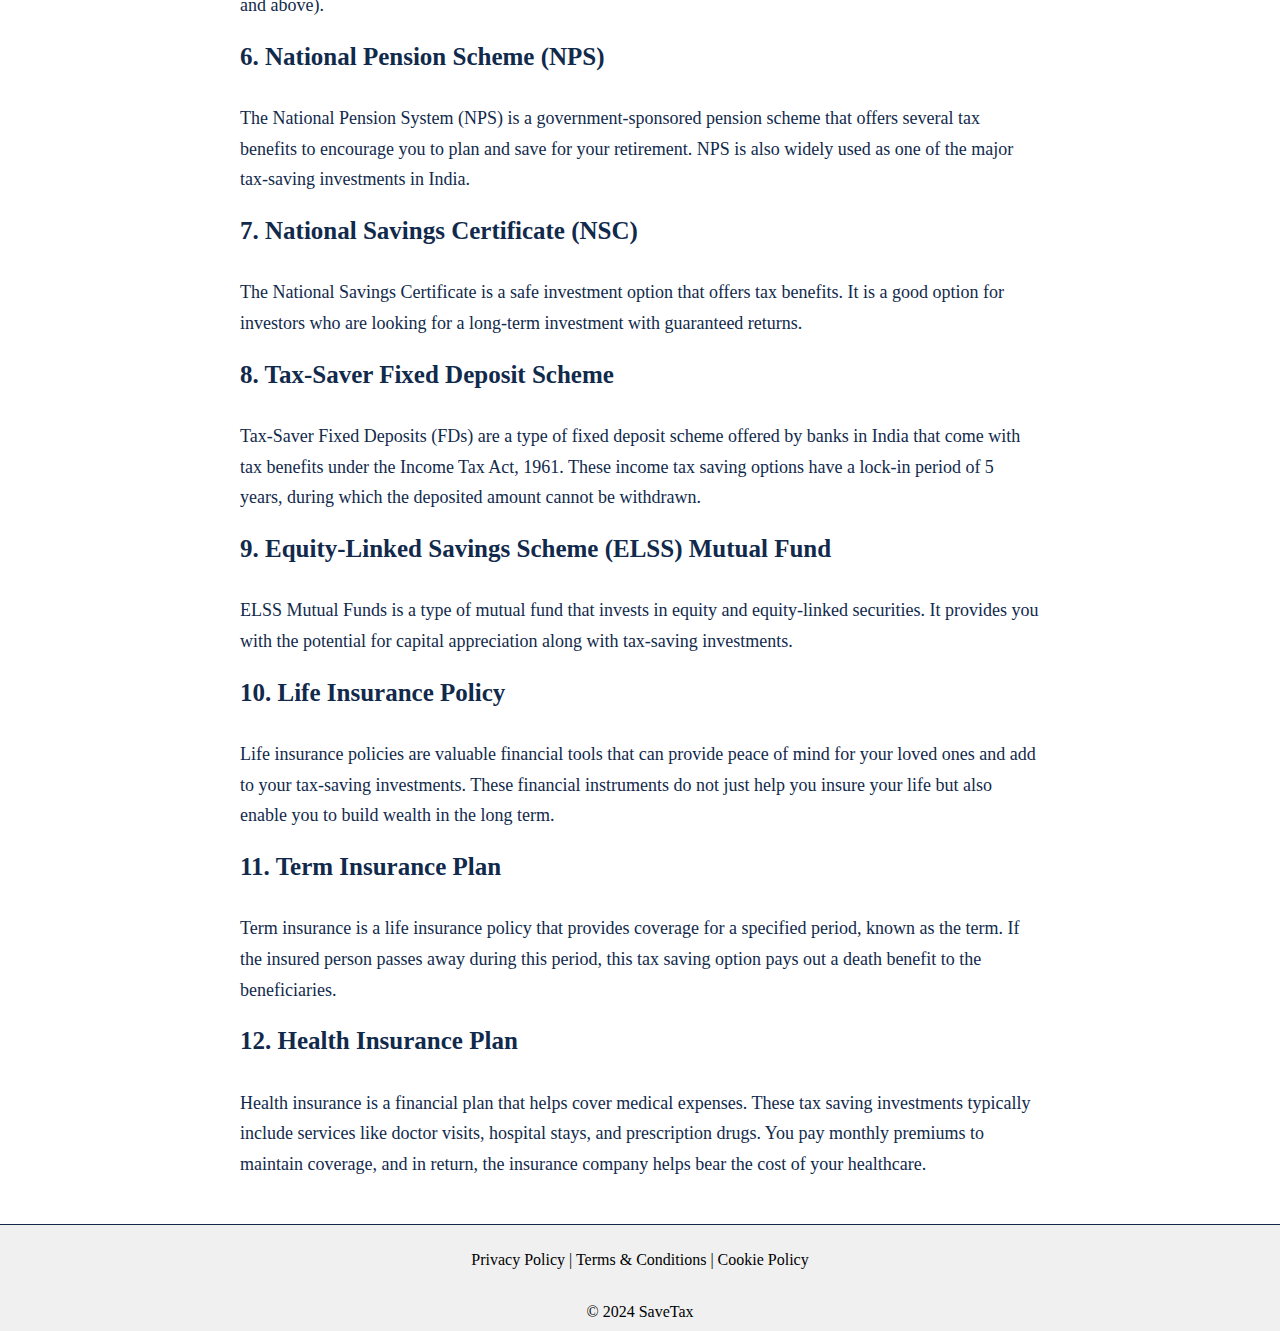
<file: calculator.html>
<!DOCTYPE html>
<html lang="en">
<head>
    <meta charset="UTF-8">
    <meta name="viewport" content="width=device-width, initial-scale=1.0">
    <title>Save Tax</title>
    <link rel="icon" type="image/x-icon" href="1.ico">
    <link rel="stylesheet" href="calculator2.css">
    
</head>
<body>
    <div id="head">
        <div id="navbar">
            <img id="logo"  src="1.jpg" alt="Save Tax logo">
        </div>
    
        <div id="Title">
            <h1> <a href="index.html">SaveTax</a></h1>
        </div>
        <div id="Calculator">
            <h4> <a href="calculator.html" >Calculator</a></div>
            </h4>
        <div id="Blog">
            <h4> <a href="blog.html" >Blog</a></h4>
        </div>
        <div id="Company">
            <div id="Company" class="dropdown">
                <h4><a href="#">Company</a></h4>
                <div class="dropdown-content">
                    <a href="about.html" target="_blank">About Us</a>
                    <a href="team.html" target="_blank">Support</a>
                    <a href="careers.html" target="_blank">Trust & Safety</a>
                </div>
            </div>
        </div>
        </div>
    </div>

    <div id="ghost-white-box">
        <div id="income-box">
            <h2>Enter Your Income</h2>
            <form id="income-form">
                <label for="income">Income:</label>
                <input type="number" id="income" name="income" placeholder="Enter your income">
                <button type="button" onclick="calculateTaxCategory()">Calculate</button>
            </form>
            <!-- New div to display the tax-saving suggestions -->
            <div id="tax-suggestions"></div>
        </div>
    </div>

<script src="calculator2.js"></script>

<div id="investment-info">
    <h2>Best Tax Saving Investments in India in 2024</h2>
    <p>Although there are various tax saving investments available in the market, people often get confused about which plan best suits them.</p>
    <p>The following table of the best tax saving investments under the Income Tax Act, 1961 will help you to choose the best investment plan as per your risk appetite and preferences:</p>
    
    <h3>1. Unit Linked Insurance Plan (ULIP)</h3>
    <p>ULIPs, or Unit Linked Insurance Plans, are investment-cum-insurance products that offer tax-saving benefits in India. These are popular tax-saving investments that combine the elements of life insurance and the best investment options, providing you with an opportunity to grow your wealth while ensuring financial protection.</p>
    
    <h3>2. Sukanya Samriddhi Yojana (SSY)</h3>
    <p>The Sukanya Samriddhi Yojana (SSY) is a savings scheme launched by the Government of India. This tax saving investment option aims to promote the welfare of the girl child and encourage parents to save for their daughter's future expenses like education and marriage. It was launched as a small deposit scheme as part of the 'Beti Bachao Beti Padhao' campaign. However, a significant percentage of salaried people, too, consider this as one of the tax-saving investments in their portfolio.</p>

    <h3>3. Public Provident Fund (PPF)</h3>
    <p>The Public Provident Fund (PPF) is a long-term tax saving investment scheme offered by the Government of India. It is a tax-saving option that comes with a 15-year lock-in period. PPF subscribers can invest up to Rs. 1.5 lakhs in a financial year.</p>

    <h3>4. Employee Provident Fund (EPF)</h3>
    <p>The Employee Provident Fund (EPF) is a government-backed savings scheme in India that aims to provide retirement benefits to employees. The EPF is one of the best tax-saving investments that offers several benefits to both employees and employers.</p>

    <h3>5. Senior Citizen Savings Scheme (SCSS)</h3>
    <p>The Senior Citizen Savings Scheme is a savings investment option launched by the Government of India. It offers senior citizens a safe and profitable investment option with attractive interest rates. The below-mentioned tax benefits of SCSS income tax saving options are only available to senior citizens (60 years old and above).</p>

    <h3>6. National Pension Scheme (NPS)</h3>
    <p>The National Pension System (NPS) is a government-sponsored pension scheme that offers several tax benefits to encourage you to plan and save for your retirement. NPS is also widely used as one of the major tax-saving investments in India.</p>

    <h3>7. National Savings Certificate (NSC)</h3>
    <p>The National Savings Certificate is a safe investment option that offers tax benefits. It is a good option for investors who are looking for a long-term investment with guaranteed returns.</p>

    <h3>8. Tax-Saver Fixed Deposit Scheme</h3>
    <p>Tax-Saver Fixed Deposits (FDs) are a type of fixed deposit scheme offered by banks in India that come with tax benefits under the Income Tax Act, 1961. These income tax saving options have a lock-in period of 5 years, during which the deposited amount cannot be withdrawn.</p>

    <h3>9. Equity-Linked Savings Scheme (ELSS) Mutual Fund</h3>
    <p>ELSS Mutual Funds is a type of mutual fund that invests in equity and equity-linked securities. It provides you with the potential for capital appreciation along with tax-saving investments.</p>

    <h3>10. Life Insurance Policy</h3>
    <p>Life insurance policies are valuable financial tools that can provide peace of mind for your loved ones and add to your tax-saving investments. These financial instruments do not just help you insure your life but also enable you to build wealth in the long term.</p>

    <h3>11. Term Insurance Plan</h3>
    <p>Term insurance is a life insurance policy that provides coverage for a specified period, known as the term. If the insured person passes away during this period, this tax saving option pays out a death benefit to the beneficiaries.</p>

    <h3>12. Health Insurance Plan</h3>
    <p>Health insurance is a financial plan that helps cover medical expenses. These tax saving investments typically include services like doctor visits, hospital stays, and prescription drugs. You pay monthly premiums to maintain coverage, and in return, the insurance company helps bear the cost of your healthcare.</p>
</div>

    <div id="footer">
        <ul id="footerlink">
            <li id="P">
                <p>Privacy Policy | Terms & Conditions | Cookie Policy</p>
            </li>
        </ul>
        <span id="copyright">© 2024 SaveTax</span>
    </div>
    
    
    
    </body>
    </html>
</file>
<file: style.css>
/* Reset the default body and heading margins */
body {
    margin: 0;
    padding: 0; /* Remove any padding from body */
    box-sizing: border-box;
}

/* Reset all margins on h1, h4 tags to remove any extra space */
h1, h4 {
    margin: 0;
    padding: 0;
}

#head {
    display: flex;
    justify-content: space-between;
    align-items: center;
    padding: 0; /* Ensure there's no padding in the head container */
    margin: 0;
}

#navbar {
    margin: 0; /* Removed space above */
    width: 20%;
    text-align: right;
}

#logo {
    height: 80px;
    width: 80px;
    margin-right: 0.5%;
}

#Title {
    width: 50%;
    margin: 0; /* Remove space above and below title */
    font-style: italic;
    text-align: left;
    font-size: large;
    color: rgb(17, 42, 76);
}

#Calculator,
#Blog,
#Company {
    margin: 0; /* Removed space above and below */
    text-align: center;
    font-style: italic;
    color: rgb(17, 42, 76);
}

#Calculator {
    width: 10%;
}

#Blog {
    width: 10%;
    margin-left: 5px;
}

#Company {
    width: 10%;
    margin-left: 1%;
    position: relative; /* Needed for dropdown positioning */
}

a {
    text-decoration: none;
    color: inherit;
}

/* Dropdown Styles */
.dropdown-content {
    display: none;
    position: absolute;
    background-color: #f9f9f9;
    min-width: 160px;
    box-shadow: 0px 8px 16px 0px rgba(0, 0, 0, 0.2);
    z-index: 1;
    text-align: left;
}

.dropdown-content a {
    color: rgb(17, 42, 76);
    padding: 12px 16px;
    text-decoration: none;
    display: block;
}

.dropdown-content a:hover {
    background-color: #f1f1f1;
}

#Company:hover .dropdown-content {
    display: block;
}

#Titletext{
    text-align: center;
    margin-top: 4%;
    color:  rgb(17, 42, 76);
    font-size: 25px;
    
}
#Titletext2{
    text-align: center;
    margin-top: 2.5%;
    color: #9d9c9c;
    font-size: 20px;
    
}
#boxes-container {
    display: flex;
    justify-content: space-between;
    margin: 40px 10%; /* Equal left and right margins */
}

.box {
    width: 30%; /* Each box takes up 30% of the width */
    background-color: #ffffff;
    padding: 20px;
    text-align: center;
    border-radius: 10px;
    box-shadow: 0 4px 8px rgba(0, 0, 0, 0.1);
}
.box:hover {
    background-color: #eef6ff; /* Changes background color on hover */
    transition: background-color 0.3s ease; /* Smooth transition effect */
}
.box-image {
    width: 50px; /* Size of the circular image */
    height: 50px;
    border-radius: 50%; /* Make the image circular */
    margin-bottom: 2px; /* Space between image and text */
    margin-top: 0%;
}

p {
    margin: 0;
    font-size: 1.1rem;
    color: rgb(17, 42, 76);
}
/* calculator box */
#tax-calculator-box {
    background-color: #eef6ff;
    padding: 20px;
    margin: 20px 0;
    border-radius: 8px;
    text-align: center;
}

#tax-calculator-box h3 {
    color: rgb(17, 42, 76);
    font-size: 24px;
    font-style: italic;
    margin-bottom: 20px;
}

.calculator-content {
    display: flex;
    justify-content: space-between;
    align-items: center;
}

/* Decrease input section width and move it to the left */
.input-section {
    width: 40%; /* Reduced the width */
    display: flex;
    margin-left: auto;
    align-items: center;
    gap: 10px;
    padding-left: 20px; /* Add some left padding for spacing */
}

#income-input {
    width: 150px; /* Decreased width of the input box */
    padding: 8px;
    border: 1px solid #ccc;
    border-radius: 4px;
}

#calculate-button {
    padding: 10px 20px;
    background-color: rgb(17, 42, 76);
    color: white;
    border: none;
    border-radius: 4px;
    cursor: pointer;
    
}

#calculate-button:hover {
    background-color: #0f2a4c;
}

/* Benefits Section styling */
.benefits-section {
    width: 50%;
    float: right;
    margin-right: 10px; /* Moves the benefits section to the right */
}
.benefits-section h3 {
    text-align: center; /* Align the text to the right */
    margin-right: 2px; /* Add space from the right side */
    padding-right: 5px; /* Optional: Add some padding to push the text more right */
    font-size: 24px; /* Adjust the font size if necessary */
    color: rgb(17, 42, 76); /* Optional: Adjust the color for visibility */
}
.benefits-section img {
    height: 90px;
    margin-bottom: 10px;
    display: block;
    margin-left: auto;
    margin-right: auto;
}

.benefits-section ul {
    list-style-type: none;
    padding: 0;
    text-align: left;
    margin-left: 10%; /* Moves the list items to the right a bit */
}

.benefits-section li {
    margin-bottom: 10px;
    font-size: 16px;
    line-height: 1.6;
}


/* calculator inside box */
#tax-calculator-box {
    margin-top: 40px;
    padding: 20px;
    border: none;
    border-radius: 10px;
    width: 80%;
    margin-left: auto;
    margin-right: auto;
}

.input-box {
    display: flex;
    flex-direction: column;
    align-items: center; /* Align items to the left */
    margin-top: 30px;
}

.input-box h3 {
    width: 100%; /* Reduce the width of the text */
    margin: 0 auto; /* Center the text */
    font-size: 18px; /* Adjust font size if necessary */
    text-align: center;
}

.input-box input {
    width: 250px; /* Decreased input box size */
    padding: 8px;
    border: 1px solid #c5c5c5;
    border-radius: 5px;
    font-size: 16px;
    margin-bottom: 30px;
}
/*calculate button*/
.input-box button {
    padding: 10px 50px;
    background-color: rgb(17, 42, 76);
    color: white;
    border: none;
    border-radius: 5px;
    cursor: pointer;
    align-items: center;
    margin-top: 30px;
}

.input-box button:hover {
    background-color: #2a537d;
}

label {
    font-size: 20px;
    font-weight: bold;
    margin-bottom: 8px;
    align-items: center;
    display: block;
    color: rgb(17, 42, 76);
    margin-top: 30px;
}

/* Benefits Section styling */
.benefits-section {
    width: 50%;
    float: right;
}

.benefits-section ul {
    list-style: none;
    padding-left: 0;
}

.benefits-section li {
    margin-bottom: 10px;
    font-size: 18px;
    color: rgb(17, 42, 76);
}

/* Clear floats */
.calculator-content::after {
    content: "";
    display: table;
    clear: both;
}
#tax-message {
    margin-top: 10px;
    font-size: 18px;
    color:rgb(17, 42, 76);
}

/*end*/
#income-tax-container {
    display: flex;
    margin: 40px 8%; /* Equal margins on top/bottom and left/right */
    width: 83%; /* Set width to 83% of the parent container */
}

#income-tax {
    width: 70%; /* Occupies 70% of the space */
    padding: 20px;
    border-radius: 5px;
}

#income-tax h1 {
    color: rgb(17, 42, 76);
    font-size: 28px; /* Adjust as needed */
    margin-bottom: 10px;
}

#income-tax h2 {
    font-size: 28px; /* Slightly smaller than h1 */
    color: rgb(17, 42, 76);
    margin-top: 30px; /* Space above the h2 */
    margin-bottom: 10px; /* Space below the h2 */
}

#income-tax p {
    font-size: 18px; /* Consistent font size */
    line-height: 1.6; /* Improve readability */
    color: #333; /* Text color */
    margin-bottom: 15px; /* Space below paragraphs */
}

#income-tax ul {
    padding-left: 20px; /* Indentation for the list */
    margin-top: 10px; /* Space above the list */
}

#income-tax li {
    margin-bottom: 10px; /* Space between list items */
    font-size: 18px; /* Consistent font size for list items */
    line-height: 1.6; /* Improve readability */
}

/* Image styling */
#income-tax-image {
    width: 30%; /* Occupies 30% of the space */
    object-fit: cover; /* Ensures the image covers the space */
    border-radius: 5px; /* Optional: to have rounded corners */
    height: 600px; /* Fixed height for the image */
    margin-top: 5%;
}

/* Style for the FAQ footer */
#faq-footer {
    background-color: #f8f8f8; /* Light background color */
    padding: 20px; /* Padding around the footer */
    text-align: left; /* Left-aligned text */
    border-top: 1px solid rgb(17, 42, 76); /* Optional border */
}

#faq-footer h3 {
    margin-top: 0; /* Remove margin from the top */
    color: rgb(17, 42, 76);
    font-size: 2em;
    text-align: center;
    margin-bottom: 20px;
}

#faq-footer ul {
    list-style-type: none; /* Remove default list styling */
    padding: 0; /* Remove padding */
    color: rgb(17, 42, 76);
    margin-left: 20px;
}

#faq-footer li {
    margin-bottom: 20px; /* Space between FAQ items */
    line-height: 1.7;
}
/* Styles for FAQ items */
.faq-item {
    border: 1px solid #ccc; /* Light border */
    border-radius: 8px; /* Rounded corners */
    padding: 15px; /* Inner spacing */
    margin: 10px 0; /* Space between items */
    transition: all 0.3s ease; /* Smooth transition */
}

/* On hover, add shadow and lift effect */
.faq-item:hover {
    box-shadow: 0 4px 20px rgba(9, 36, 98, 0.4); /* Shadow for lifting effect */
    transform: translateY(-10px); /* Lift effect */
}

/* Styles for questions and answers */
.faq-question {
    font-weight: bold; /* Bold text for questions */
    font-size: 1.4em; /* Larger font size for questions */
}

.faq-answer {
    margin-top: 10px; /* Space between question and answer */
    color: #555; /* Slightly darker color for answers */
}



#footer {
    margin-top: auto;
    text-align: center;
    padding: 10px;
    background-color: #f0f0f0;
    border-top: 1px solid rgb(17, 42, 76);
}

#footerlink {
    list-style-type: none;
    padding: 0;
}

#footerlink li {
    display: inline;
    margin-right: 10px;
}

#footer p {
    margin: 0;
}

#copyright {
    display: block;
    margin-top: 10px;
}
</file>
<file: blog3.css>
/* Reset the default body and heading margins */
body {
    margin: 0;
    padding: 0; /* Remove any padding from body */
    box-sizing: border-box;
}

/* Reset all margins on h1, h4 tags to remove any extra space */
h1, h4 {
    margin: 0;
    padding: 0;
}

#head {
    display: flex;
    justify-content: space-between;
    align-items: center;
    padding: 0; /* Ensure there's no padding in the head container */
    margin: 0;
}

#navbar {
    margin: 0; /* Removed space above */
    width: 20%;
    text-align: right;
}

#logo {
    height: 80px;
    width: 80px;
    margin-right: 0.5%;
}

#Title {
    width: 50%;
    margin: 0; /* Remove space above and below title */
    font-style: italic;
    text-align: left;
    font-size: large;
    color: rgb(17, 42, 76);
}

#Calculator,
#Blog,
#Company {
    margin: 0; /* Removed space above and below */
    text-align: center;
    font-style: italic;
    color: rgb(17, 42, 76);
}

#Calculator {
    width: 10%;
}

#Blog {
    width: 10%;
    margin-left: 5px;
}

#Company {
    width: 10%;
    margin-left: 1%;
    position: relative; /* Needed for dropdown positioning */
}

a {
    text-decoration: none;
    color: inherit;
}

/* Dropdown Styles */
.dropdown-content {
    display: none;
    position: absolute;
    background-color: #f9f9f9;
    min-width: 160px;
    box-shadow: 0px 8px 16px 0px rgba(0, 0, 0, 0.2);
    z-index: 1;
    text-align: left;
}

.dropdown-content a {
    color: rgb(17, 42, 76);
    padding: 12px 16px;
    text-decoration: none;
    display: block;
}

.dropdown-content a:hover {
    background-color: #f1f1f1;
}

#Company:hover .dropdown-content {
    display: block;
}
/*end*/
div.container img{
    width: 100%;
    height: 700px;
    margin-right: 7%;
    margin-top: 1%;
    margin-left: 2%;
    object-fit: cover;
    border-radius: 0px 0px 0px 140px;
}

.container .text{
    padding: 50px;
    padding-top: 50px;
    background: rgba(255, 255, 255, .8);
    color: rgb(17, 42, 76);
    font-style: italic;
    position: absolute;
    top: 10px;
    margin-top: 10%;
    margin-left: 9%;
    border-radius: 20px 20px 20px 20px;

}

#footer {
    margin-top: auto;
    text-align: center;
    padding: 10px;
    background-color: ghostwhite;
    border-top: 1px solid rgb(17, 42, 76);
}

#footerlink {
    list-style-type: none;
    padding: 0;
}

#footerlink li {
    display: inline;
    margin-right: 10px;
}

#footer p {
    margin: 0;
}

#copyright {
    display: block;
    margin-top: 10px;
}
</file>
<file: blog4.css>
/* Reset the default body and heading margins */
body {
    margin: 0;
    padding: 0; /* Remove any padding from body */
    box-sizing: border-box;
}

/* Reset all margins on h1, h4 tags to remove any extra space */
h1, h4 {
    margin: 0;
    padding: 0;
}

#head {
    display: flex;
    justify-content: space-between;
    align-items: center;
    padding: 0; /* Ensure there's no padding in the head container */
    margin: 0;
}

#navbar {
    margin: 0; /* Removed space above */
    width: 20%;
    text-align: right;
}

#logo {
    height: 80px;
    width: 80px;
    margin-right: 0.5%;
}

#Title {
    width: 50%;
    margin: 0; /* Remove space above and below title */
    font-style: italic;
    text-align: left;
    font-size: large;
    color: rgb(17, 42, 76);
}

#Calculator,
#Blog,
#Company {
    margin: 0; /* Removed space above and below */
    text-align: center;
    font-style: italic;
    color: rgb(17, 42, 76);
}

#Calculator {
    width: 10%;
}

#Blog {
    width: 10%;
    margin-left: 5px;
}

#Company {
    width: 10%;
    margin-left: 1%;
    position: relative; /* Needed for dropdown positioning */
}

a {
    text-decoration: none;
    color: inherit;
}

/* Dropdown Styles */
.dropdown-content {
    display: none;
    position: absolute;
    background-color: #f9f9f9;
    min-width: 160px;
    box-shadow: 0px 8px 16px 0px rgba(0, 0, 0, 0.2);
    z-index: 1;
    text-align: left;
}

.dropdown-content a {
    color: rgb(17, 42, 76);
    padding: 12px 16px;
    text-decoration: none;
    display: block;
}

.dropdown-content a:hover {
    background-color: #f1f1f1;
}

#Company:hover .dropdown-content {
    display: block;
}
/*end*/
div.container img{
    width: 100%;
    height: 700px;
    margin-right: 7%;
    margin-top: 1%;
    margin-left: 2%;
    object-fit: cover;
    border-radius: 0px 0px 0px 140px;
}

.container .text{
    padding: 50px;
    padding-top: 50px;
    background: rgba(255, 255, 255, .8);
    color: rgb(17, 42, 76);
    font-style: italic;
    position: absolute;
    top: 10px;
    margin-top: 10%;
    margin-left: 9%;
    border-radius: 20px 20px 20px 20px;

}

#footer {
    margin-top: auto;
    text-align: center;
    padding: 10px;
    background-color: ghostwhite;
    border-top: 1px solid rgb(17, 42, 76);
}

#footerlink {
    list-style-type: none;
    padding: 0;
}

#footerlink li {
    display: inline;
    margin-right: 10px;
}

#footer p {
    margin: 0;
}

#copyright {
    display: block;
    margin-top: 10px;
}
</file>
<file: blog6.css>
/* Reset the default body and heading margins */
body {
    margin: 0;
    padding: 0; /* Remove any padding from body */
    box-sizing: border-box;
}

/* Reset all margins on h1, h4 tags to remove any extra space */
h1, h4 {
    margin: 0;
    padding: 0;
}

#head {
    display: flex;
    justify-content: space-between;
    align-items: center;
    padding: 0; /* Ensure there's no padding in the head container */
    margin: 0;
}

#navbar {
    margin: 0; /* Removed space above */
    width: 20%;
    text-align: right;
}

#logo {
    height: 80px;
    width: 80px;
    margin-right: 0.5%;
}

#Title {
    width: 50%;
    margin: 0; /* Remove space above and below title */
    font-style: italic;
    text-align: left;
    font-size: large;
    color: rgb(17, 42, 76);
}

#Calculator,
#Blog,
#Company {
    margin: 0; /* Removed space above and below */
    text-align: center;
    font-style: italic;
    color: rgb(17, 42, 76);
}

#Calculator {
    width: 10%;
}

#Blog {
    width: 10%;
    margin-left: 5px;
}

#Company {
    width: 10%;
    margin-left: 1%;
    position: relative; /* Needed for dropdown positioning */
}

a {
    text-decoration: none;
    color: inherit;
}

/* Dropdown Styles */
.dropdown-content {
    display: none;
    position: absolute;
    background-color: #f9f9f9;
    min-width: 160px;
    box-shadow: 0px 8px 16px 0px rgba(0, 0, 0, 0.2);
    z-index: 1;
    text-align: left;
}

.dropdown-content a {
    color: rgb(17, 42, 76);
    padding: 12px 16px;
    text-decoration: none;
    display: block;
}

.dropdown-content a:hover {
    background-color: #f1f1f1;
}

#Company:hover .dropdown-content {
    display: block;
}
/*end*/
div.container img{
    width: 100%;
    height: 700px;
    margin-right: 7%;
    margin-top: 1%;
    margin-left: 2%;
    object-fit: cover;
    border-radius: 0px 0px 0px 140px;
}

.container .text{
    padding: 50px;
    padding-top: 50px;
    background: rgba(255, 255, 255, .8);
    color: rgb(17, 42, 76);
    font-style: italic;
    position: absolute;
    top: 10px;
    margin-top: 10%;
    margin-left: 9%;
    border-radius: 20px 20px 20px 20px;

}

#footer {
    margin-top: auto;
    text-align: center;
    padding: 10px;
    background-color: ghostwhite;
    border-top: 1px solid rgb(17, 42, 76);
}

#footerlink {
    list-style-type: none;
    padding: 0;
}

#footerlink li {
    display: inline;
    margin-right: 10px;
}

#footer p {
    margin: 0;
}

#copyright {
    display: block;
    margin-top: 10px;
}
</file>
<file: blog9.css>
/* Reset the default body and heading margins */
body {
    margin: 0;
    padding: 0; /* Remove any padding from body */
    box-sizing: border-box;
}

/* Reset all margins on h1, h4 tags to remove any extra space */
h1, h4 {
    margin: 0;
    padding: 0;
}

#head {
    display: flex;
    justify-content: space-between;
    align-items: center;
    padding: 0; /* Ensure there's no padding in the head container */
    margin: 0;
}

#navbar {
    margin: 0; /* Removed space above */
    width: 20%;
    text-align: right;
}

#logo {
    height: 80px;
    width: 80px;
    margin-right: 0.5%;
}

#Title {
    width: 50%;
    margin: 0; /* Remove space above and below title */
    font-style: italic;
    text-align: left;
    font-size: large;
    color: rgb(17, 42, 76);
}

#Calculator,
#Blog,
#Company {
    margin: 0; /* Removed space above and below */
    text-align: center;
    font-style: italic;
    color: rgb(17, 42, 76);
}

#Calculator {
    width: 10%;
}

#Blog {
    width: 10%;
    margin-left: 5px;
}

#Company {
    width: 10%;
    margin-left: 1%;
    position: relative; /* Needed for dropdown positioning */
}

a {
    text-decoration: none;
    color: inherit;
}

/* Dropdown Styles */
.dropdown-content {
    display: none;
    position: absolute;
    background-color: #f9f9f9;
    min-width: 160px;
    box-shadow: 0px 8px 16px 0px rgba(0, 0, 0, 0.2);
    z-index: 1;
    text-align: left;
}

.dropdown-content a {
    color: rgb(17, 42, 76);
    padding: 12px 16px;
    text-decoration: none;
    display: block;
}

.dropdown-content a:hover {
    background-color: #f1f1f1;
}

#Company:hover .dropdown-content {
    display: block;
}
/*end*/
div.container img{
    width: 100%;
    height: 700px;
    margin-right: 7%;
    margin-top: 1%;
    margin-left: 2%;
    object-fit: cover;
    border-radius: 0px 0px 0px 140px;
}

.container .text{
    padding: 50px;
    padding-top: 50px;
    background: rgba(255, 255, 255, .8);
    color: rgb(17, 42, 76);
    font-style: italic;
    position: absolute;
    top: 10px;
    margin-top: 10%;
    margin-left: 9%;
    border-radius: 20px 20px 20px 20px;

}

#footer {
    margin-top: auto;
    text-align: center;
    padding: 10px;
    background-color: ghostwhite;
    border-top: 1px solid rgb(17, 42, 76);
}

#footerlink {
    list-style-type: none;
    padding: 0;
}

#footerlink li {
    display: inline;
    margin-right: 10px;
}

#footer p {
    margin: 0;
}

#copyright {
    display: block;
    margin-top: 10px;
}
</file>
<file: calculator2.css>
/* Reset the default body and heading margins */
body {
    margin: 0;
    padding: 0; /* Remove any padding from body */
    box-sizing: border-box;
}

/* Reset all margins on h1, h4 tags to remove any extra space */
h1, h4 {
    margin: 0;
    padding: 0;
}

#head {
    display: flex;
    justify-content: space-between;
    align-items: center;
    padding: 0; /* Ensure there's no padding in the head container */
    margin: 0;
}

#navbar {
    margin: 0; /* Removed space above */
    width: 20%;
    text-align: right;
}

#logo {
    height: 80px;
    width: 80px;
    margin-right: 0.5%;
}

#Title {
    width: 50%;
    margin: 0; /* Remove space above and below title */
    font-style: italic;
    text-align: left;
    font-size: large;
    color: rgb(17, 42, 76);
}

#Calculator,
#Blog,
#Company {
    margin: 0; /* Removed space above and below */
    text-align: center;
    font-style: italic;
    color: rgb(17, 42, 76);
}

#Calculator {
    width: 10%;
}

#Blog {
    width: 10%;
    margin-left: 5px;
}

#Company {
    width: 10%;
    margin-left: 1%;
    position: relative; /* Needed for dropdown positioning */
}

a {
    text-decoration: none;
    color: inherit;
}

/* Dropdown Styles */
.dropdown-content {
    display: none;
    position: absolute;
    background-color: #f9f9f9;
    min-width: 160px;
    box-shadow: 0px 8px 16px 0px rgba(0, 0, 0, 0.2);
    z-index: 1;
    text-align: left;
}

.dropdown-content a {
    color: rgb(17, 42, 76);
    padding: 12px 16px;
    text-decoration: none;
    display: block;
}

.dropdown-content a:hover {
    background-color: #f1f1f1;
}

#Company:hover .dropdown-content {
    display: block;
}

/* Ghost white box styling */
/* Ghost white box styling */
#ghost-white-box {
    background-color: #eef7ff; /* Ghost white color */
    width: 90%; /* Set width to 96% to account for 2% margin on each side */
    padding: 30px; /* Padding inside the box */
    box-sizing: border-box; /* Ensures padding doesn't affect width */
    text-align: center; /* Center-align text */
    margin: 20px auto; /* Adds space between this box and the above content, and centers it */
    border-radius: 15px; /* Optional: Rounded corners */
}


#ghost-white-box h2 {
    color: rgb(17, 42, 76);
    margin-bottom: 20px;
}

/* New Income Box Styles */
#income-box {
    background-color: #ffffff; /* White background for the inner box */
    padding: 20px; /* Padding inside the box */
    border-radius: 8px; /* Rounded corners */
    box-shadow: 0 2px 4px rgba(0, 0, 0, 0.1); /* Subtle shadow */
    margin: 0 auto; /* Center align the box */
    max-width: 400px; /* Optional: Limit the max width */
}

/* Input field and button styling */
#income-form {
    display: flex;
    justify-content: center;
    gap: 10px;
    align-items: center;
}

#income {
    padding: 10px;
    font-size: 16px;
    border-radius: 4px;
    border: 1px solid #ccc;
}

button {
    padding: 10px 20px;
    background-color: rgb(17, 42, 76);
    color: white;
    border: none;
    border-radius: 4px;
    cursor: pointer;
}

button:hover {
    background-color: #0f2a4c;
}

#result, #schemes {
    margin-top: 20px;
    color: rgb(17, 42, 76);
    font-size: 18px;
}

#tax-suggestions {
    margin-top: 20px;
     /* Light background to match the ghost-white box */
    padding: 15px;
    border-radius: 8px;
    
    font-size: 16px;
    color: rgb(17, 42, 76);
}
/*investment options start*/
#investment-info {
    padding: 20px; /* Padding inside the box */
    border-radius: 8px; /* Rounded corners */
    margin: 20px auto; /* Center align the box */
    max-width: 800px; /* Optional: Limit the max width */
    color: rgb(17, 42, 76);
    line-height: 1.7
}

#investment-info h2 {
    margin-bottom: 10px;
    color: rgb(17, 42, 76);
    font-size: 35px;
}

#investment-info h3 {
    margin-top: 15px;
    color: rgb(17, 42, 76);
    font-size: 25px;
}

#investment-info p {
    margin: 5px 0; /* Margin between paragraphs */
    font-size: 18px;
}
/*investment end*/
#footer {
    margin-top: auto;
    text-align: center;
    padding: 10px;
    background-color: #f0f0f0;
    border-top: 1px solid rgb(17, 42, 76);
}

#footerlink {
    list-style-type: none;
    padding: 0;
}

#footerlink li {
    display: inline;
    margin-right: 10px;
}

#footer p {
    margin: 0;
}

#copyright {
    display: block;
    margin-top: 10px;
}
</file>
